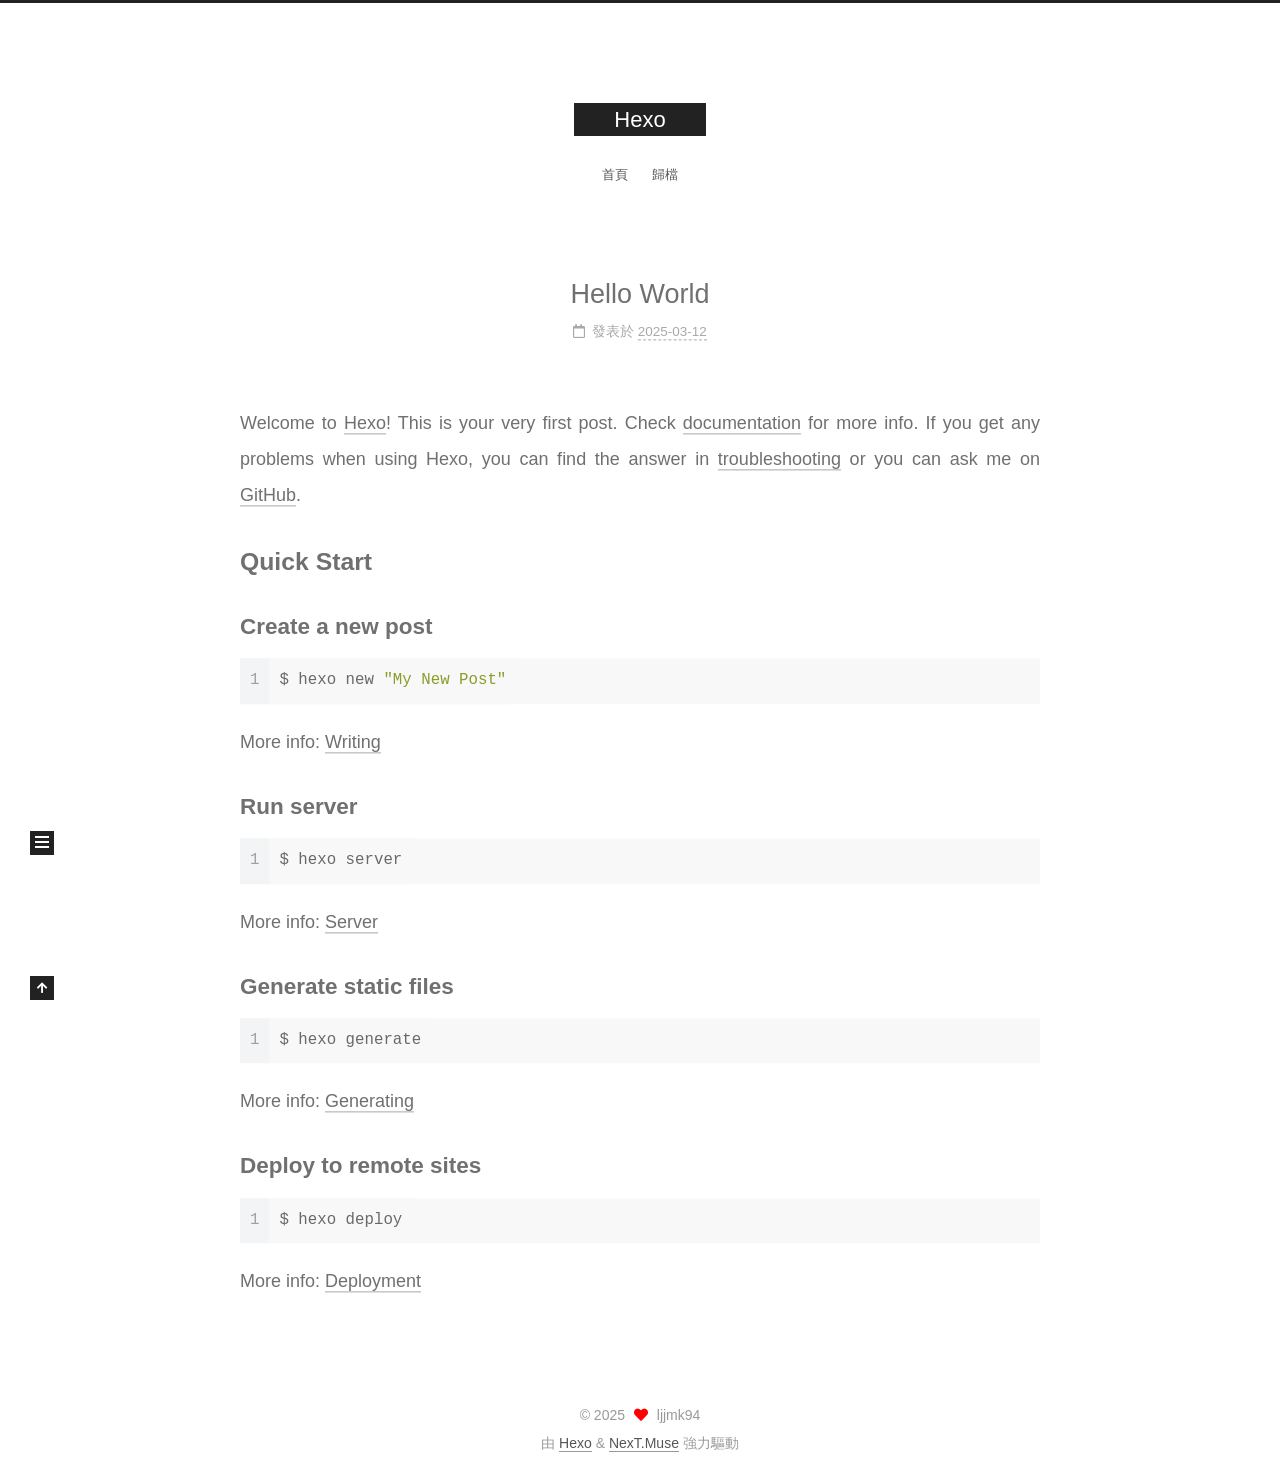
<file: index.html>
<!DOCTYPE html>
<html lang="zh-TW">
<head>
  <meta charset="UTF-8">
<meta name="viewport" content="width=device-width, initial-scale=1, maximum-scale=2">
<meta name="theme-color" content="#222">
<meta name="generator" content="Hexo 7.3.0">
  <link rel="apple-touch-icon" sizes="180x180" href="/images/apple-touch-icon-next.png">
  <link rel="icon" type="image/png" sizes="32x32" href="/images/favicon-32x32-next.png">
  <link rel="icon" type="image/png" sizes="16x16" href="/images/favicon-16x16-next.png">
  <link rel="mask-icon" href="/images/logo.svg" color="#222">

<link rel="stylesheet" href="/css/main.css">


<link rel="stylesheet" href="/lib/font-awesome/css/all.min.css">

<script id="hexo-configurations">
    var NexT = window.NexT || {};
    var CONFIG = {"hostname":"touhou-kiyuhi.github.io","root":"/","scheme":"Muse","version":"7.8.0","exturl":false,"sidebar":{"position":"left","display":"post","padding":18,"offset":12,"onmobile":false},"copycode":{"enable":false,"show_result":false,"style":null},"back2top":{"enable":true,"sidebar":false,"scrollpercent":false},"bookmark":{"enable":false,"color":"#222","save":"auto"},"fancybox":false,"mediumzoom":false,"lazyload":false,"pangu":false,"comments":{"style":"tabs","active":null,"storage":true,"lazyload":false,"nav":null},"algolia":{"hits":{"per_page":10},"labels":{"input_placeholder":"Search for Posts","hits_empty":"We didn't find any results for the search: ${query}","hits_stats":"${hits} results found in ${time} ms"}},"localsearch":{"enable":false,"trigger":"auto","top_n_per_article":1,"unescape":false,"preload":false},"motion":{"enable":true,"async":false,"transition":{"post_block":"fadeIn","post_header":"slideDownIn","post_body":"slideDownIn","coll_header":"slideLeftIn","sidebar":"slideUpIn"}}};
  </script>

  <meta property="og:type" content="website">
<meta property="og:title" content="Hexo">
<meta property="og:url" content="https://touhou-kiyuhi.github.io/index.html">
<meta property="og:site_name" content="Hexo">
<meta property="og:locale" content="zh_TW">
<meta property="article:author" content="ljjmk94">
<meta name="twitter:card" content="summary">

<link rel="canonical" href="https://touhou-kiyuhi.github.io/">


<script id="page-configurations">
  // https://hexo.io/docs/variables.html
  CONFIG.page = {
    sidebar: "",
    isHome : true,
    isPost : false,
    lang   : 'zh-TW'
  };
</script>

  <title>Hexo</title>
  






  <noscript>
  <style>
  .use-motion .brand,
  .use-motion .menu-item,
  .sidebar-inner,
  .use-motion .post-block,
  .use-motion .pagination,
  .use-motion .comments,
  .use-motion .post-header,
  .use-motion .post-body,
  .use-motion .collection-header { opacity: initial; }

  .use-motion .site-title,
  .use-motion .site-subtitle {
    opacity: initial;
    top: initial;
  }

  .use-motion .logo-line-before i { left: initial; }
  .use-motion .logo-line-after i { right: initial; }
  </style>
</noscript>

</head>

<body itemscope itemtype="http://schema.org/WebPage">
  <div class="container use-motion">
    <div class="headband"></div>

    <header class="header" itemscope itemtype="http://schema.org/WPHeader">
      <div class="header-inner"><div class="site-brand-container">
  <div class="site-nav-toggle">
    <div class="toggle" aria-label="切換導航欄">
      <span class="toggle-line toggle-line-first"></span>
      <span class="toggle-line toggle-line-middle"></span>
      <span class="toggle-line toggle-line-last"></span>
    </div>
  </div>

  <div class="site-meta">

    <a href="/" class="brand" rel="start">
      <span class="logo-line-before"><i></i></span>
      <h1 class="site-title">Hexo</h1>
      <span class="logo-line-after"><i></i></span>
    </a>
  </div>

  <div class="site-nav-right">
    <div class="toggle popup-trigger">
    </div>
  </div>
</div>




<nav class="site-nav">
  <ul id="menu" class="main-menu menu">
        <li class="menu-item menu-item-home">

    <a href="/resources" rel="section"><i class="home fa-fw"></i>首頁</a>

  </li>
        <li class="menu-item menu-item-archives">

    <a href="/archives/" rel="section"><i class="archive fa-fw"></i>歸檔</a>

  </li>
  </ul>
</nav>




</div>
    </header>

    
  <div class="back-to-top">
    <i class="fa fa-arrow-up"></i>
    <span>0%</span>
  </div>


    <main class="main">
      <div class="main-inner">
        <div class="content-wrap">
          

          <div class="content index posts-expand">
            
      
  
  
  <article itemscope itemtype="http://schema.org/Article" class="post-block" lang="zh-TW">
    <link itemprop="mainEntityOfPage" href="https://touhou-kiyuhi.github.io/2025/03/12/hello-world/">

    <span hidden itemprop="author" itemscope itemtype="http://schema.org/Person">
      <meta itemprop="image" content="/images/avatar.gif">
      <meta itemprop="name" content="ljjmk94">
      <meta itemprop="description" content="">
    </span>

    <span hidden itemprop="publisher" itemscope itemtype="http://schema.org/Organization">
      <meta itemprop="name" content="Hexo">
    </span>
      <header class="post-header">
        <h2 class="post-title" itemprop="name headline">
          
            <a href="/2025/03/12/hello-world/" class="post-title-link" itemprop="url">Hello World</a>
        </h2>

        <div class="post-meta">
            <span class="post-meta-item">
              <span class="post-meta-item-icon">
                <i class="far fa-calendar"></i>
              </span>
              <span class="post-meta-item-text">發表於</span>
              

              <time title="創建時間：2025-03-12 11:39:05 / 修改時間：12:12:12" itemprop="dateCreated datePublished" datetime="2025-03-12T11:39:05+00:00">2025-03-12</time>
            </span>

          

        </div>
      </header>

    
    
    
    <div class="post-body" itemprop="articleBody">

      
          <p>Welcome to <a target="_blank" rel="noopener" href="https://hexo.io/">Hexo</a>! This is your very first post. Check <a target="_blank" rel="noopener" href="https://hexo.io/docs/">documentation</a> for more info. If you get any problems when using Hexo, you can find the answer in <a target="_blank" rel="noopener" href="https://hexo.io/docs/troubleshooting.html">troubleshooting</a> or you can ask me on <a target="_blank" rel="noopener" href="https://github.com/hexojs/hexo/issues">GitHub</a>.</p>
<h2 id="Quick-Start"><a href="#Quick-Start" class="headerlink" title="Quick Start"></a>Quick Start</h2><h3 id="Create-a-new-post"><a href="#Create-a-new-post" class="headerlink" title="Create a new post"></a>Create a new post</h3><figure class="highlight bash"><table><tr><td class="gutter"><pre><span class="line">1</span><br></pre></td><td class="code"><pre><span class="line">$ hexo new <span class="string">&quot;My New Post&quot;</span></span><br></pre></td></tr></table></figure>

<p>More info: <a target="_blank" rel="noopener" href="https://hexo.io/docs/writing.html">Writing</a></p>
<h3 id="Run-server"><a href="#Run-server" class="headerlink" title="Run server"></a>Run server</h3><figure class="highlight bash"><table><tr><td class="gutter"><pre><span class="line">1</span><br></pre></td><td class="code"><pre><span class="line">$ hexo server</span><br></pre></td></tr></table></figure>

<p>More info: <a target="_blank" rel="noopener" href="https://hexo.io/docs/server.html">Server</a></p>
<h3 id="Generate-static-files"><a href="#Generate-static-files" class="headerlink" title="Generate static files"></a>Generate static files</h3><figure class="highlight bash"><table><tr><td class="gutter"><pre><span class="line">1</span><br></pre></td><td class="code"><pre><span class="line">$ hexo generate</span><br></pre></td></tr></table></figure>

<p>More info: <a target="_blank" rel="noopener" href="https://hexo.io/docs/generating.html">Generating</a></p>
<h3 id="Deploy-to-remote-sites"><a href="#Deploy-to-remote-sites" class="headerlink" title="Deploy to remote sites"></a>Deploy to remote sites</h3><figure class="highlight bash"><table><tr><td class="gutter"><pre><span class="line">1</span><br></pre></td><td class="code"><pre><span class="line">$ hexo deploy</span><br></pre></td></tr></table></figure>

<p>More info: <a target="_blank" rel="noopener" href="https://hexo.io/docs/one-command-deployment.html">Deployment</a></p>

      
    </div>

    
    
    
      <footer class="post-footer">
        <div class="post-eof"></div>
      </footer>
  </article>
  
  
  


  



          </div>
          

<script>
  window.addEventListener('tabs:register', () => {
    let { activeClass } = CONFIG.comments;
    if (CONFIG.comments.storage) {
      activeClass = localStorage.getItem('comments_active') || activeClass;
    }
    if (activeClass) {
      let activeTab = document.querySelector(`a[href="#comment-${activeClass}"]`);
      if (activeTab) {
        activeTab.click();
      }
    }
  });
  if (CONFIG.comments.storage) {
    window.addEventListener('tabs:click', event => {
      if (!event.target.matches('.tabs-comment .tab-content .tab-pane')) return;
      let commentClass = event.target.classList[1];
      localStorage.setItem('comments_active', commentClass);
    });
  }
</script>

        </div>
          
  
  <div class="toggle sidebar-toggle">
    <span class="toggle-line toggle-line-first"></span>
    <span class="toggle-line toggle-line-middle"></span>
    <span class="toggle-line toggle-line-last"></span>
  </div>

  <aside class="sidebar">
    <div class="sidebar-inner">

      <ul class="sidebar-nav motion-element">
        <li class="sidebar-nav-toc">
          文章目錄
        </li>
        <li class="sidebar-nav-overview">
          本站概要
        </li>
      </ul>

      <!--noindex-->
      <div class="post-toc-wrap sidebar-panel">
      </div>
      <!--/noindex-->

      <div class="site-overview-wrap sidebar-panel">
        <div class="site-author motion-element" itemprop="author" itemscope itemtype="http://schema.org/Person">
  <p class="site-author-name" itemprop="name">ljjmk94</p>
  <div class="site-description" itemprop="description"></div>
</div>
<div class="site-state-wrap motion-element">
  <nav class="site-state">
      <div class="site-state-item site-state-posts">
          <a href="/archives/">
        
          <span class="site-state-item-count">1</span>
          <span class="site-state-item-name">文章</span>
        </a>
      </div>
  </nav>
</div>



      </div>

    </div>
  </aside>
  <div id="sidebar-dimmer"></div>


      </div>
    </main>

    <footer class="footer">
      <div class="footer-inner">
        

        

<div class="copyright">
  
  &copy; 
  <span itemprop="copyrightYear">2025</span>
  <span class="with-love">
    <i class="fa fa-heart"></i>
  </span>
  <span class="author" itemprop="copyrightHolder">ljjmk94</span>
</div>
  <div class="powered-by">由 <a href="https://hexo.io/" class="theme-link" rel="noopener" target="_blank">Hexo</a> & <a href="https://muse.theme-next.org/" class="theme-link" rel="noopener" target="_blank">NexT.Muse</a> 強力驅動
  </div>

        








      </div>
    </footer>
  </div>

  
  <script src="/lib/anime.min.js"></script>
  <script src="/lib/velocity/velocity.min.js"></script>
  <script src="/lib/velocity/velocity.ui.min.js"></script>

<script src="/js/utils.js"></script>

<script src="/js/motion.js"></script>


<script src="/js/schemes/muse.js"></script>


<script src="/js/next-boot.js"></script>




  















  

  

</body>
</html>
</file>
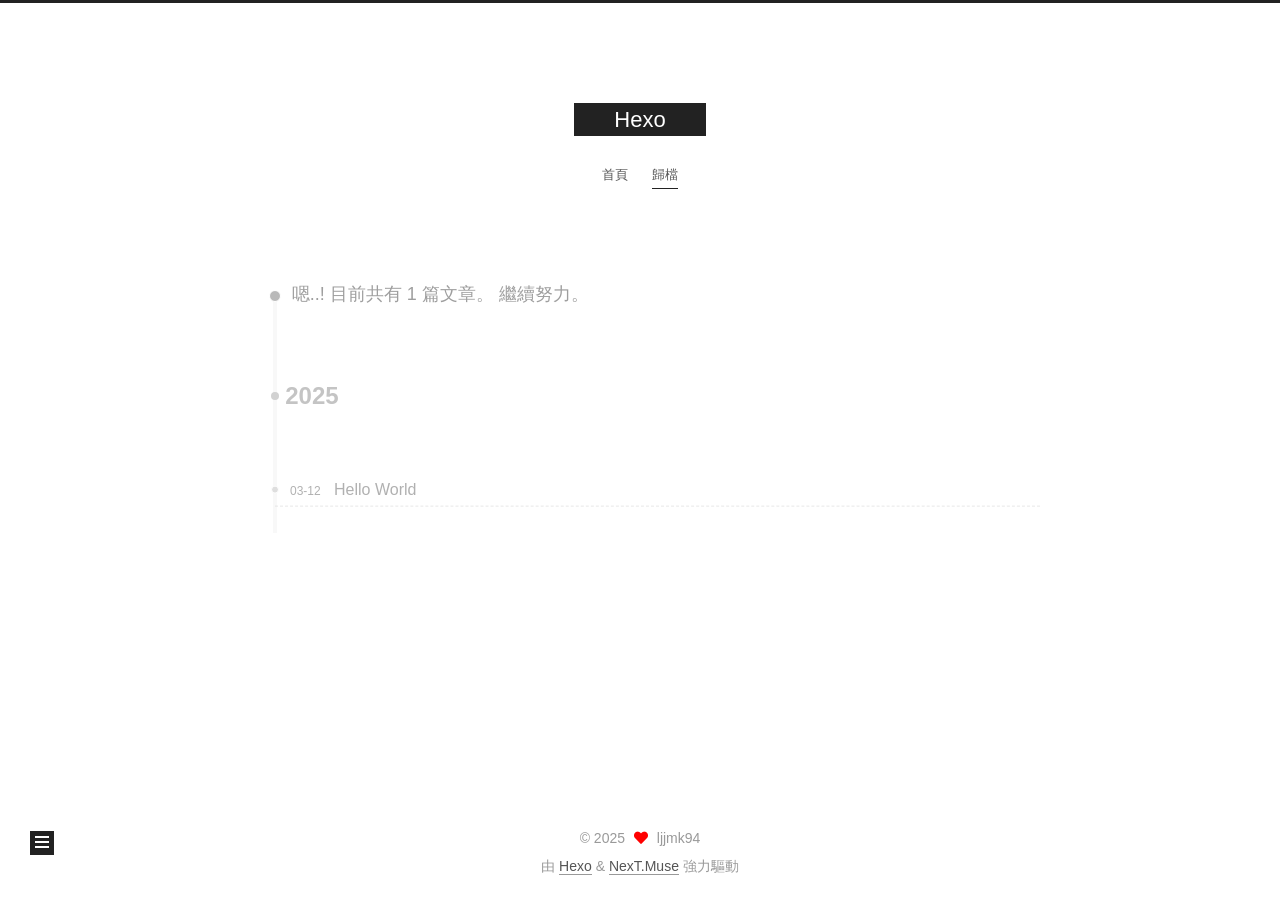
<file: archives/index.html>
<!DOCTYPE html>
<html lang="zh-TW">
<head>
  <meta charset="UTF-8">
<meta name="viewport" content="width=device-width, initial-scale=1, maximum-scale=2">
<meta name="theme-color" content="#222">
<meta name="generator" content="Hexo 7.3.0">
  <link rel="apple-touch-icon" sizes="180x180" href="/images/apple-touch-icon-next.png">
  <link rel="icon" type="image/png" sizes="32x32" href="/images/favicon-32x32-next.png">
  <link rel="icon" type="image/png" sizes="16x16" href="/images/favicon-16x16-next.png">
  <link rel="mask-icon" href="/images/logo.svg" color="#222">

<link rel="stylesheet" href="/css/main.css">


<link rel="stylesheet" href="/lib/font-awesome/css/all.min.css">

<script id="hexo-configurations">
    var NexT = window.NexT || {};
    var CONFIG = {"hostname":"touhou-kiyuhi.github.io","root":"/","scheme":"Muse","version":"7.8.0","exturl":false,"sidebar":{"position":"left","display":"post","padding":18,"offset":12,"onmobile":false},"copycode":{"enable":false,"show_result":false,"style":null},"back2top":{"enable":true,"sidebar":false,"scrollpercent":false},"bookmark":{"enable":false,"color":"#222","save":"auto"},"fancybox":false,"mediumzoom":false,"lazyload":false,"pangu":false,"comments":{"style":"tabs","active":null,"storage":true,"lazyload":false,"nav":null},"algolia":{"hits":{"per_page":10},"labels":{"input_placeholder":"Search for Posts","hits_empty":"We didn't find any results for the search: ${query}","hits_stats":"${hits} results found in ${time} ms"}},"localsearch":{"enable":false,"trigger":"auto","top_n_per_article":1,"unescape":false,"preload":false},"motion":{"enable":true,"async":false,"transition":{"post_block":"fadeIn","post_header":"slideDownIn","post_body":"slideDownIn","coll_header":"slideLeftIn","sidebar":"slideUpIn"}}};
  </script>

  <meta property="og:type" content="website">
<meta property="og:title" content="Hexo">
<meta property="og:url" content="https://touhou-kiyuhi.github.io/archives/index.html">
<meta property="og:site_name" content="Hexo">
<meta property="og:locale" content="zh_TW">
<meta property="article:author" content="ljjmk94">
<meta name="twitter:card" content="summary">

<link rel="canonical" href="https://touhou-kiyuhi.github.io/archives/">


<script id="page-configurations">
  // https://hexo.io/docs/variables.html
  CONFIG.page = {
    sidebar: "",
    isHome : false,
    isPost : false,
    lang   : 'zh-TW'
  };
</script>

  <title>歸檔 | Hexo</title>
  






  <noscript>
  <style>
  .use-motion .brand,
  .use-motion .menu-item,
  .sidebar-inner,
  .use-motion .post-block,
  .use-motion .pagination,
  .use-motion .comments,
  .use-motion .post-header,
  .use-motion .post-body,
  .use-motion .collection-header { opacity: initial; }

  .use-motion .site-title,
  .use-motion .site-subtitle {
    opacity: initial;
    top: initial;
  }

  .use-motion .logo-line-before i { left: initial; }
  .use-motion .logo-line-after i { right: initial; }
  </style>
</noscript>

</head>

<body itemscope itemtype="http://schema.org/WebPage">
  <div class="container use-motion">
    <div class="headband"></div>

    <header class="header" itemscope itemtype="http://schema.org/WPHeader">
      <div class="header-inner"><div class="site-brand-container">
  <div class="site-nav-toggle">
    <div class="toggle" aria-label="切換導航欄">
      <span class="toggle-line toggle-line-first"></span>
      <span class="toggle-line toggle-line-middle"></span>
      <span class="toggle-line toggle-line-last"></span>
    </div>
  </div>

  <div class="site-meta">

    <a href="/" class="brand" rel="start">
      <span class="logo-line-before"><i></i></span>
      <h1 class="site-title">Hexo</h1>
      <span class="logo-line-after"><i></i></span>
    </a>
  </div>

  <div class="site-nav-right">
    <div class="toggle popup-trigger">
    </div>
  </div>
</div>




<nav class="site-nav">
  <ul id="menu" class="main-menu menu">
        <li class="menu-item menu-item-home">

    <a href="/resources" rel="section"><i class="home fa-fw"></i>首頁</a>

  </li>
        <li class="menu-item menu-item-archives">

    <a href="/archives/" rel="section"><i class="archive fa-fw"></i>歸檔</a>

  </li>
  </ul>
</nav>




</div>
    </header>

    
  <div class="back-to-top">
    <i class="fa fa-arrow-up"></i>
    <span>0%</span>
  </div>


    <main class="main">
      <div class="main-inner">
        <div class="content-wrap">
          

          <div class="content archive">
            

  
  
  
  <div class="post-block">
    <div class="posts-collapse">
      <div class="collection-title">
        <span class="collection-header">嗯..! 目前共有 1 篇文章。 繼續努力。</span>
      </div>

      
    <div class="collection-year">
      <span class="collection-header">2025</span>
    </div>

  <article itemscope itemtype="http://schema.org/Article">
    <header class="post-header">

      <div class="post-meta">
        <time itemprop="dateCreated"
              datetime="2025-03-12T11:39:05+00:00"
              content="2025-03-12">
          03-12
        </time>
      </div>

      <div class="post-title">
          <a class="post-title-link" href="/2025/03/12/hello-world/" itemprop="url">
            <span itemprop="name">Hello World</span>
          </a>
      </div>

    </header>
  </article>


    </div>
  </div>
  
  
  

  



          </div>
          

<script>
  window.addEventListener('tabs:register', () => {
    let { activeClass } = CONFIG.comments;
    if (CONFIG.comments.storage) {
      activeClass = localStorage.getItem('comments_active') || activeClass;
    }
    if (activeClass) {
      let activeTab = document.querySelector(`a[href="#comment-${activeClass}"]`);
      if (activeTab) {
        activeTab.click();
      }
    }
  });
  if (CONFIG.comments.storage) {
    window.addEventListener('tabs:click', event => {
      if (!event.target.matches('.tabs-comment .tab-content .tab-pane')) return;
      let commentClass = event.target.classList[1];
      localStorage.setItem('comments_active', commentClass);
    });
  }
</script>

        </div>
          
  
  <div class="toggle sidebar-toggle">
    <span class="toggle-line toggle-line-first"></span>
    <span class="toggle-line toggle-line-middle"></span>
    <span class="toggle-line toggle-line-last"></span>
  </div>

  <aside class="sidebar">
    <div class="sidebar-inner">

      <ul class="sidebar-nav motion-element">
        <li class="sidebar-nav-toc">
          文章目錄
        </li>
        <li class="sidebar-nav-overview">
          本站概要
        </li>
      </ul>

      <!--noindex-->
      <div class="post-toc-wrap sidebar-panel">
      </div>
      <!--/noindex-->

      <div class="site-overview-wrap sidebar-panel">
        <div class="site-author motion-element" itemprop="author" itemscope itemtype="http://schema.org/Person">
  <p class="site-author-name" itemprop="name">ljjmk94</p>
  <div class="site-description" itemprop="description"></div>
</div>
<div class="site-state-wrap motion-element">
  <nav class="site-state">
      <div class="site-state-item site-state-posts">
          <a href="/archives/">
        
          <span class="site-state-item-count">1</span>
          <span class="site-state-item-name">文章</span>
        </a>
      </div>
  </nav>
</div>



      </div>

    </div>
  </aside>
  <div id="sidebar-dimmer"></div>


      </div>
    </main>

    <footer class="footer">
      <div class="footer-inner">
        

        

<div class="copyright">
  
  &copy; 
  <span itemprop="copyrightYear">2025</span>
  <span class="with-love">
    <i class="fa fa-heart"></i>
  </span>
  <span class="author" itemprop="copyrightHolder">ljjmk94</span>
</div>
  <div class="powered-by">由 <a href="https://hexo.io/" class="theme-link" rel="noopener" target="_blank">Hexo</a> & <a href="https://muse.theme-next.org/" class="theme-link" rel="noopener" target="_blank">NexT.Muse</a> 強力驅動
  </div>

        








      </div>
    </footer>
  </div>

  
  <script src="/lib/anime.min.js"></script>
  <script src="/lib/velocity/velocity.min.js"></script>
  <script src="/lib/velocity/velocity.ui.min.js"></script>

<script src="/js/utils.js"></script>

<script src="/js/motion.js"></script>


<script src="/js/schemes/muse.js"></script>


<script src="/js/next-boot.js"></script>




  















  

  

</body>
</html>
</file>
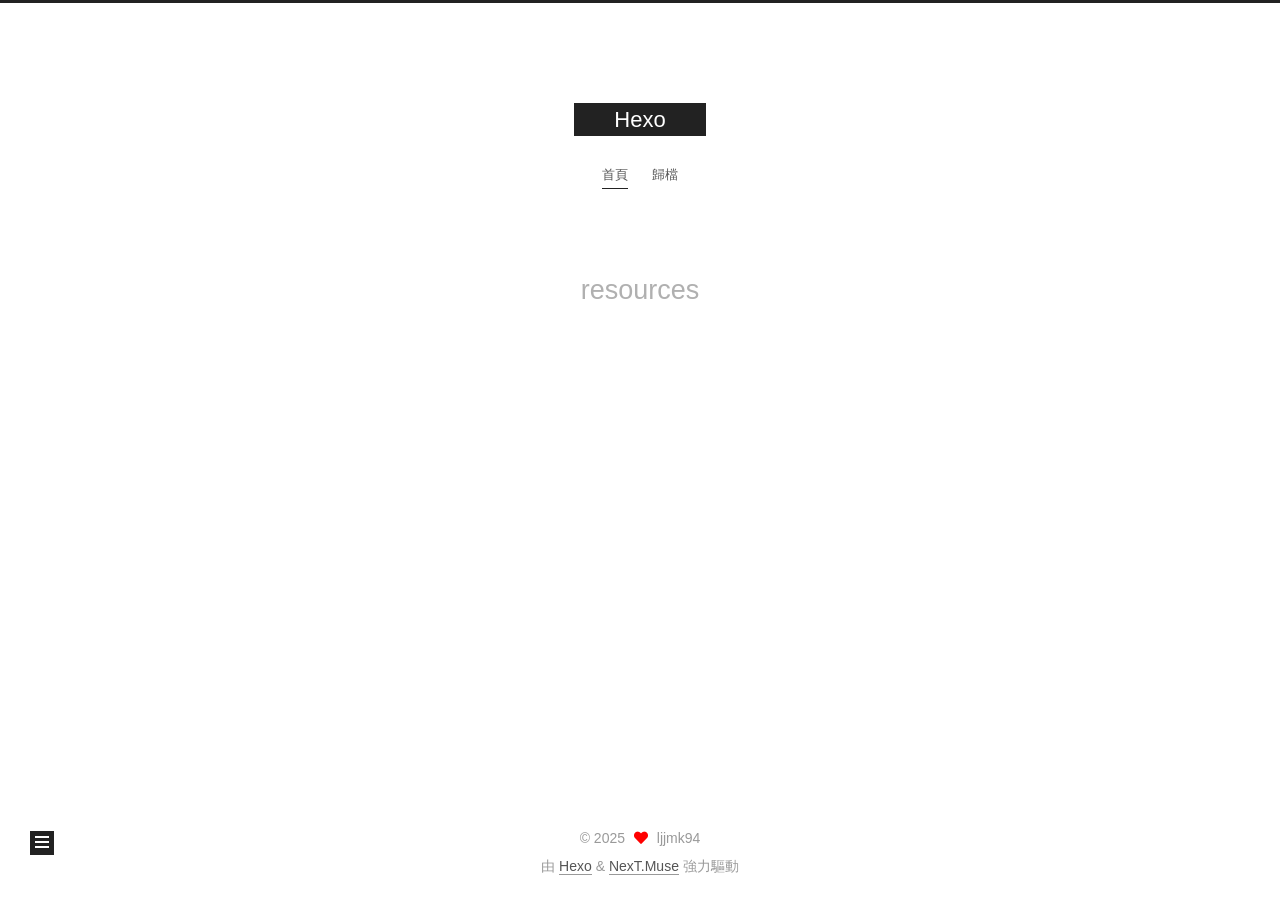
<file: resources/index.html>
<!DOCTYPE html>
<html lang="zh-TW">
<head>
  <meta charset="UTF-8">
<meta name="viewport" content="width=device-width, initial-scale=1, maximum-scale=2">
<meta name="theme-color" content="#222">
<meta name="generator" content="Hexo 7.3.0">
  <link rel="apple-touch-icon" sizes="180x180" href="/images/apple-touch-icon-next.png">
  <link rel="icon" type="image/png" sizes="32x32" href="/images/favicon-32x32-next.png">
  <link rel="icon" type="image/png" sizes="16x16" href="/images/favicon-16x16-next.png">
  <link rel="mask-icon" href="/images/logo.svg" color="#222">

<link rel="stylesheet" href="/css/main.css">


<link rel="stylesheet" href="/lib/font-awesome/css/all.min.css">

<script id="hexo-configurations">
    var NexT = window.NexT || {};
    var CONFIG = {"hostname":"touhou-kiyuhi.github.io","root":"/","scheme":"Muse","version":"7.8.0","exturl":false,"sidebar":{"position":"left","display":"post","padding":18,"offset":12,"onmobile":false},"copycode":{"enable":false,"show_result":false,"style":null},"back2top":{"enable":true,"sidebar":false,"scrollpercent":false},"bookmark":{"enable":false,"color":"#222","save":"auto"},"fancybox":false,"mediumzoom":false,"lazyload":false,"pangu":false,"comments":{"style":"tabs","active":null,"storage":true,"lazyload":false,"nav":null},"algolia":{"hits":{"per_page":10},"labels":{"input_placeholder":"Search for Posts","hits_empty":"We didn't find any results for the search: ${query}","hits_stats":"${hits} results found in ${time} ms"}},"localsearch":{"enable":false,"trigger":"auto","top_n_per_article":1,"unescape":false,"preload":false},"motion":{"enable":true,"async":false,"transition":{"post_block":"fadeIn","post_header":"slideDownIn","post_body":"slideDownIn","coll_header":"slideLeftIn","sidebar":"slideUpIn"}}};
  </script>

  <meta property="og:type" content="website">
<meta property="og:title" content="resources">
<meta property="og:url" content="https://touhou-kiyuhi.github.io/resources/index.html">
<meta property="og:site_name" content="Hexo">
<meta property="og:locale" content="zh_TW">
<meta property="article:published_time" content="2025-03-12T12:12:25.000Z">
<meta property="article:modified_time" content="2025-03-12T12:13:07.121Z">
<meta property="article:author" content="ljjmk94">
<meta name="twitter:card" content="summary">

<link rel="canonical" href="https://touhou-kiyuhi.github.io/resources/">


<script id="page-configurations">
  // https://hexo.io/docs/variables.html
  CONFIG.page = {
    sidebar: "",
    isHome : false,
    isPost : false,
    lang   : 'zh-TW'
  };
</script>

  <title>resources | Hexo
</title>
  






  <noscript>
  <style>
  .use-motion .brand,
  .use-motion .menu-item,
  .sidebar-inner,
  .use-motion .post-block,
  .use-motion .pagination,
  .use-motion .comments,
  .use-motion .post-header,
  .use-motion .post-body,
  .use-motion .collection-header { opacity: initial; }

  .use-motion .site-title,
  .use-motion .site-subtitle {
    opacity: initial;
    top: initial;
  }

  .use-motion .logo-line-before i { left: initial; }
  .use-motion .logo-line-after i { right: initial; }
  </style>
</noscript>

</head>

<body itemscope itemtype="http://schema.org/WebPage">
  <div class="container use-motion">
    <div class="headband"></div>

    <header class="header" itemscope itemtype="http://schema.org/WPHeader">
      <div class="header-inner"><div class="site-brand-container">
  <div class="site-nav-toggle">
    <div class="toggle" aria-label="切換導航欄">
      <span class="toggle-line toggle-line-first"></span>
      <span class="toggle-line toggle-line-middle"></span>
      <span class="toggle-line toggle-line-last"></span>
    </div>
  </div>

  <div class="site-meta">

    <a href="/" class="brand" rel="start">
      <span class="logo-line-before"><i></i></span>
      <h1 class="site-title">Hexo</h1>
      <span class="logo-line-after"><i></i></span>
    </a>
  </div>

  <div class="site-nav-right">
    <div class="toggle popup-trigger">
    </div>
  </div>
</div>




<nav class="site-nav">
  <ul id="menu" class="main-menu menu">
        <li class="menu-item menu-item-home">

    <a href="/resources" rel="section"><i class="home fa-fw"></i>首頁</a>

  </li>
        <li class="menu-item menu-item-archives">

    <a href="/archives/" rel="section"><i class="archive fa-fw"></i>歸檔</a>

  </li>
  </ul>
</nav>




</div>
    </header>

    
  <div class="back-to-top">
    <i class="fa fa-arrow-up"></i>
    <span>0%</span>
  </div>


    <main class="main">
      <div class="main-inner">
        <div class="content-wrap">
          
  
  

          <div class="content page posts-expand">
            

    
    
    
    <div class="post-block" lang="zh-TW">
      <header class="post-header">

<h1 class="post-title" itemprop="name headline">resources
</h1>

<div class="post-meta">
  

</div>

</header>

      
      
      
      <div class="post-body">
          
      </div>
      
      
      
    </div>
    

    
    
    


          </div>
          

<script>
  window.addEventListener('tabs:register', () => {
    let { activeClass } = CONFIG.comments;
    if (CONFIG.comments.storage) {
      activeClass = localStorage.getItem('comments_active') || activeClass;
    }
    if (activeClass) {
      let activeTab = document.querySelector(`a[href="#comment-${activeClass}"]`);
      if (activeTab) {
        activeTab.click();
      }
    }
  });
  if (CONFIG.comments.storage) {
    window.addEventListener('tabs:click', event => {
      if (!event.target.matches('.tabs-comment .tab-content .tab-pane')) return;
      let commentClass = event.target.classList[1];
      localStorage.setItem('comments_active', commentClass);
    });
  }
</script>

        </div>
          
  
  <div class="toggle sidebar-toggle">
    <span class="toggle-line toggle-line-first"></span>
    <span class="toggle-line toggle-line-middle"></span>
    <span class="toggle-line toggle-line-last"></span>
  </div>

  <aside class="sidebar">
    <div class="sidebar-inner">

      <ul class="sidebar-nav motion-element">
        <li class="sidebar-nav-toc">
          文章目錄
        </li>
        <li class="sidebar-nav-overview">
          本站概要
        </li>
      </ul>

      <!--noindex-->
      <div class="post-toc-wrap sidebar-panel">
      </div>
      <!--/noindex-->

      <div class="site-overview-wrap sidebar-panel">
        <div class="site-author motion-element" itemprop="author" itemscope itemtype="http://schema.org/Person">
  <p class="site-author-name" itemprop="name">ljjmk94</p>
  <div class="site-description" itemprop="description"></div>
</div>
<div class="site-state-wrap motion-element">
  <nav class="site-state">
      <div class="site-state-item site-state-posts">
          <a href="/archives/">
        
          <span class="site-state-item-count">1</span>
          <span class="site-state-item-name">文章</span>
        </a>
      </div>
  </nav>
</div>



      </div>

    </div>
  </aside>
  <div id="sidebar-dimmer"></div>


      </div>
    </main>

    <footer class="footer">
      <div class="footer-inner">
        

        

<div class="copyright">
  
  &copy; 
  <span itemprop="copyrightYear">2025</span>
  <span class="with-love">
    <i class="fa fa-heart"></i>
  </span>
  <span class="author" itemprop="copyrightHolder">ljjmk94</span>
</div>
  <div class="powered-by">由 <a href="https://hexo.io/" class="theme-link" rel="noopener" target="_blank">Hexo</a> & <a href="https://muse.theme-next.org/" class="theme-link" rel="noopener" target="_blank">NexT.Muse</a> 強力驅動
  </div>

        








      </div>
    </footer>
  </div>

  
  <script src="/lib/anime.min.js"></script>
  <script src="/lib/velocity/velocity.min.js"></script>
  <script src="/lib/velocity/velocity.ui.min.js"></script>

<script src="/js/utils.js"></script>

<script src="/js/motion.js"></script>


<script src="/js/schemes/muse.js"></script>


<script src="/js/next-boot.js"></script>




  















  

  

</body>
</html>
</file>
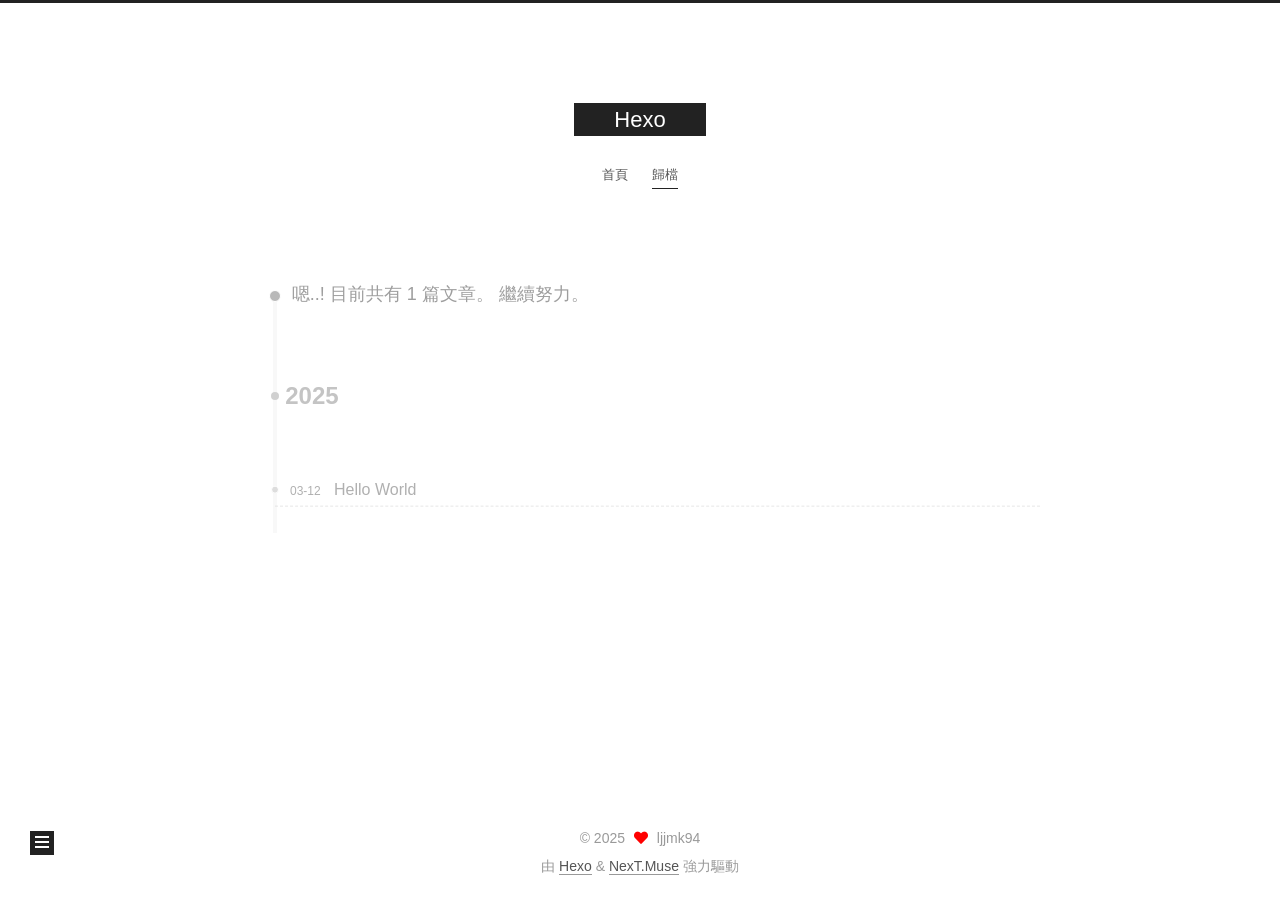
<file: archives/2025/index.html>
<!DOCTYPE html>
<html lang="zh-TW">
<head>
  <meta charset="UTF-8">
<meta name="viewport" content="width=device-width, initial-scale=1, maximum-scale=2">
<meta name="theme-color" content="#222">
<meta name="generator" content="Hexo 7.3.0">
  <link rel="apple-touch-icon" sizes="180x180" href="/images/apple-touch-icon-next.png">
  <link rel="icon" type="image/png" sizes="32x32" href="/images/favicon-32x32-next.png">
  <link rel="icon" type="image/png" sizes="16x16" href="/images/favicon-16x16-next.png">
  <link rel="mask-icon" href="/images/logo.svg" color="#222">

<link rel="stylesheet" href="/css/main.css">


<link rel="stylesheet" href="/lib/font-awesome/css/all.min.css">

<script id="hexo-configurations">
    var NexT = window.NexT || {};
    var CONFIG = {"hostname":"touhou-kiyuhi.github.io","root":"/","scheme":"Muse","version":"7.8.0","exturl":false,"sidebar":{"position":"left","display":"post","padding":18,"offset":12,"onmobile":false},"copycode":{"enable":false,"show_result":false,"style":null},"back2top":{"enable":true,"sidebar":false,"scrollpercent":false},"bookmark":{"enable":false,"color":"#222","save":"auto"},"fancybox":false,"mediumzoom":false,"lazyload":false,"pangu":false,"comments":{"style":"tabs","active":null,"storage":true,"lazyload":false,"nav":null},"algolia":{"hits":{"per_page":10},"labels":{"input_placeholder":"Search for Posts","hits_empty":"We didn't find any results for the search: ${query}","hits_stats":"${hits} results found in ${time} ms"}},"localsearch":{"enable":false,"trigger":"auto","top_n_per_article":1,"unescape":false,"preload":false},"motion":{"enable":true,"async":false,"transition":{"post_block":"fadeIn","post_header":"slideDownIn","post_body":"slideDownIn","coll_header":"slideLeftIn","sidebar":"slideUpIn"}}};
  </script>

  <meta property="og:type" content="website">
<meta property="og:title" content="Hexo">
<meta property="og:url" content="https://touhou-kiyuhi.github.io/archives/2025/index.html">
<meta property="og:site_name" content="Hexo">
<meta property="og:locale" content="zh_TW">
<meta property="article:author" content="ljjmk94">
<meta name="twitter:card" content="summary">

<link rel="canonical" href="https://touhou-kiyuhi.github.io/archives/2025/">


<script id="page-configurations">
  // https://hexo.io/docs/variables.html
  CONFIG.page = {
    sidebar: "",
    isHome : false,
    isPost : false,
    lang   : 'zh-TW'
  };
</script>

  <title>歸檔 | Hexo</title>
  






  <noscript>
  <style>
  .use-motion .brand,
  .use-motion .menu-item,
  .sidebar-inner,
  .use-motion .post-block,
  .use-motion .pagination,
  .use-motion .comments,
  .use-motion .post-header,
  .use-motion .post-body,
  .use-motion .collection-header { opacity: initial; }

  .use-motion .site-title,
  .use-motion .site-subtitle {
    opacity: initial;
    top: initial;
  }

  .use-motion .logo-line-before i { left: initial; }
  .use-motion .logo-line-after i { right: initial; }
  </style>
</noscript>

</head>

<body itemscope itemtype="http://schema.org/WebPage">
  <div class="container use-motion">
    <div class="headband"></div>

    <header class="header" itemscope itemtype="http://schema.org/WPHeader">
      <div class="header-inner"><div class="site-brand-container">
  <div class="site-nav-toggle">
    <div class="toggle" aria-label="切換導航欄">
      <span class="toggle-line toggle-line-first"></span>
      <span class="toggle-line toggle-line-middle"></span>
      <span class="toggle-line toggle-line-last"></span>
    </div>
  </div>

  <div class="site-meta">

    <a href="/" class="brand" rel="start">
      <span class="logo-line-before"><i></i></span>
      <h1 class="site-title">Hexo</h1>
      <span class="logo-line-after"><i></i></span>
    </a>
  </div>

  <div class="site-nav-right">
    <div class="toggle popup-trigger">
    </div>
  </div>
</div>




<nav class="site-nav">
  <ul id="menu" class="main-menu menu">
        <li class="menu-item menu-item-home">

    <a href="/resources" rel="section"><i class="home fa-fw"></i>首頁</a>

  </li>
        <li class="menu-item menu-item-archives">

    <a href="/archives/" rel="section"><i class="archive fa-fw"></i>歸檔</a>

  </li>
  </ul>
</nav>




</div>
    </header>

    
  <div class="back-to-top">
    <i class="fa fa-arrow-up"></i>
    <span>0%</span>
  </div>


    <main class="main">
      <div class="main-inner">
        <div class="content-wrap">
          

          <div class="content archive">
            

  
  
  
  <div class="post-block">
    <div class="posts-collapse">
      <div class="collection-title">
        <span class="collection-header">嗯..! 目前共有 1 篇文章。 繼續努力。</span>
      </div>

      
    <div class="collection-year">
      <span class="collection-header">2025</span>
    </div>

  <article itemscope itemtype="http://schema.org/Article">
    <header class="post-header">

      <div class="post-meta">
        <time itemprop="dateCreated"
              datetime="2025-03-12T11:39:05+00:00"
              content="2025-03-12">
          03-12
        </time>
      </div>

      <div class="post-title">
          <a class="post-title-link" href="/2025/03/12/hello-world/" itemprop="url">
            <span itemprop="name">Hello World</span>
          </a>
      </div>

    </header>
  </article>


    </div>
  </div>
  
  
  

  



          </div>
          

<script>
  window.addEventListener('tabs:register', () => {
    let { activeClass } = CONFIG.comments;
    if (CONFIG.comments.storage) {
      activeClass = localStorage.getItem('comments_active') || activeClass;
    }
    if (activeClass) {
      let activeTab = document.querySelector(`a[href="#comment-${activeClass}"]`);
      if (activeTab) {
        activeTab.click();
      }
    }
  });
  if (CONFIG.comments.storage) {
    window.addEventListener('tabs:click', event => {
      if (!event.target.matches('.tabs-comment .tab-content .tab-pane')) return;
      let commentClass = event.target.classList[1];
      localStorage.setItem('comments_active', commentClass);
    });
  }
</script>

        </div>
          
  
  <div class="toggle sidebar-toggle">
    <span class="toggle-line toggle-line-first"></span>
    <span class="toggle-line toggle-line-middle"></span>
    <span class="toggle-line toggle-line-last"></span>
  </div>

  <aside class="sidebar">
    <div class="sidebar-inner">

      <ul class="sidebar-nav motion-element">
        <li class="sidebar-nav-toc">
          文章目錄
        </li>
        <li class="sidebar-nav-overview">
          本站概要
        </li>
      </ul>

      <!--noindex-->
      <div class="post-toc-wrap sidebar-panel">
      </div>
      <!--/noindex-->

      <div class="site-overview-wrap sidebar-panel">
        <div class="site-author motion-element" itemprop="author" itemscope itemtype="http://schema.org/Person">
  <p class="site-author-name" itemprop="name">ljjmk94</p>
  <div class="site-description" itemprop="description"></div>
</div>
<div class="site-state-wrap motion-element">
  <nav class="site-state">
      <div class="site-state-item site-state-posts">
          <a href="/archives/">
        
          <span class="site-state-item-count">1</span>
          <span class="site-state-item-name">文章</span>
        </a>
      </div>
  </nav>
</div>



      </div>

    </div>
  </aside>
  <div id="sidebar-dimmer"></div>


      </div>
    </main>

    <footer class="footer">
      <div class="footer-inner">
        

        

<div class="copyright">
  
  &copy; 
  <span itemprop="copyrightYear">2025</span>
  <span class="with-love">
    <i class="fa fa-heart"></i>
  </span>
  <span class="author" itemprop="copyrightHolder">ljjmk94</span>
</div>
  <div class="powered-by">由 <a href="https://hexo.io/" class="theme-link" rel="noopener" target="_blank">Hexo</a> & <a href="https://muse.theme-next.org/" class="theme-link" rel="noopener" target="_blank">NexT.Muse</a> 強力驅動
  </div>

        








      </div>
    </footer>
  </div>

  
  <script src="/lib/anime.min.js"></script>
  <script src="/lib/velocity/velocity.min.js"></script>
  <script src="/lib/velocity/velocity.ui.min.js"></script>

<script src="/js/utils.js"></script>

<script src="/js/motion.js"></script>


<script src="/js/schemes/muse.js"></script>


<script src="/js/next-boot.js"></script>




  















  

  

</body>
</html>
</file>
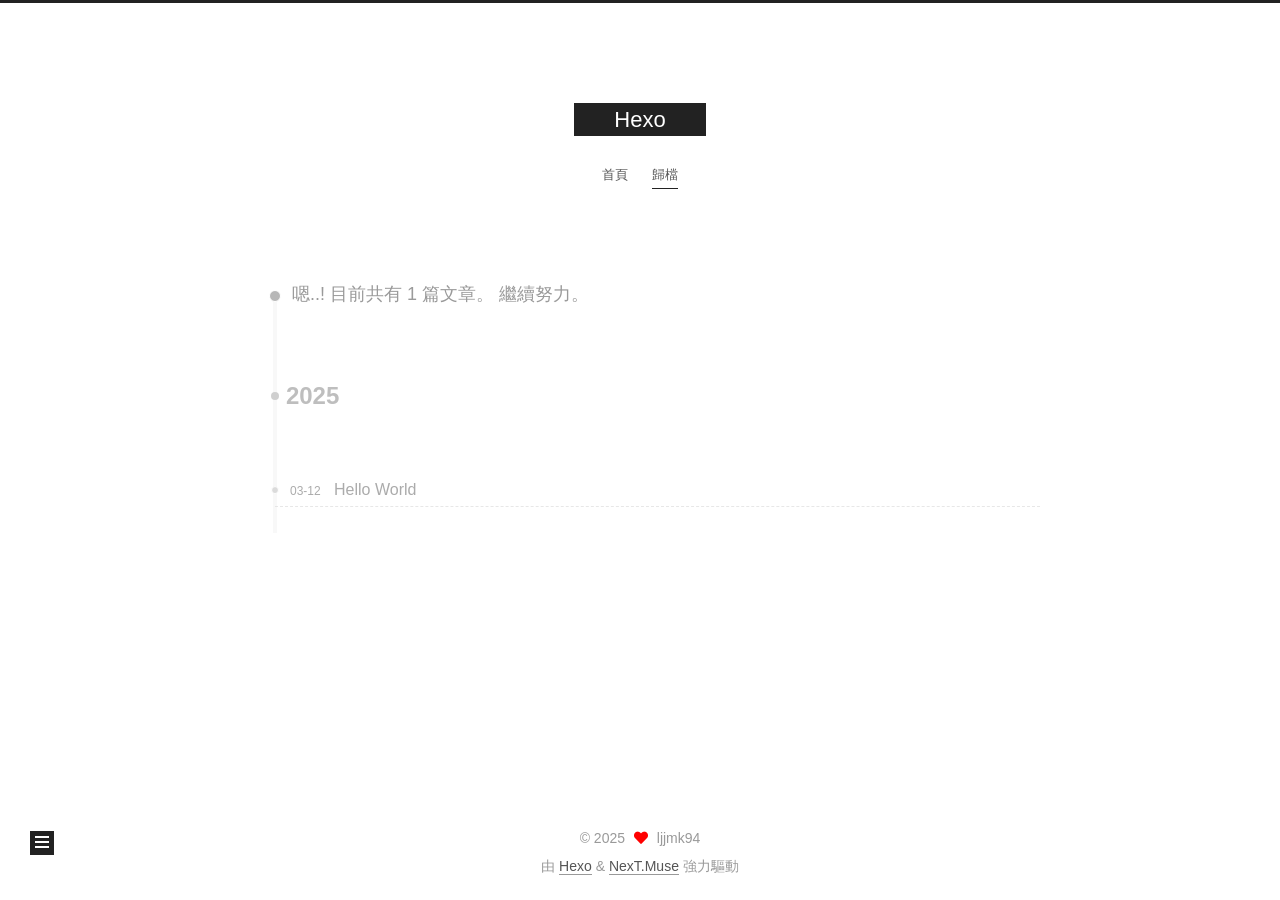
<file: archives/2025/03/index.html>
<!DOCTYPE html>
<html lang="zh-TW">
<head>
  <meta charset="UTF-8">
<meta name="viewport" content="width=device-width, initial-scale=1, maximum-scale=2">
<meta name="theme-color" content="#222">
<meta name="generator" content="Hexo 7.3.0">
  <link rel="apple-touch-icon" sizes="180x180" href="/images/apple-touch-icon-next.png">
  <link rel="icon" type="image/png" sizes="32x32" href="/images/favicon-32x32-next.png">
  <link rel="icon" type="image/png" sizes="16x16" href="/images/favicon-16x16-next.png">
  <link rel="mask-icon" href="/images/logo.svg" color="#222">

<link rel="stylesheet" href="/css/main.css">


<link rel="stylesheet" href="/lib/font-awesome/css/all.min.css">

<script id="hexo-configurations">
    var NexT = window.NexT || {};
    var CONFIG = {"hostname":"touhou-kiyuhi.github.io","root":"/","scheme":"Muse","version":"7.8.0","exturl":false,"sidebar":{"position":"left","display":"post","padding":18,"offset":12,"onmobile":false},"copycode":{"enable":false,"show_result":false,"style":null},"back2top":{"enable":true,"sidebar":false,"scrollpercent":false},"bookmark":{"enable":false,"color":"#222","save":"auto"},"fancybox":false,"mediumzoom":false,"lazyload":false,"pangu":false,"comments":{"style":"tabs","active":null,"storage":true,"lazyload":false,"nav":null},"algolia":{"hits":{"per_page":10},"labels":{"input_placeholder":"Search for Posts","hits_empty":"We didn't find any results for the search: ${query}","hits_stats":"${hits} results found in ${time} ms"}},"localsearch":{"enable":false,"trigger":"auto","top_n_per_article":1,"unescape":false,"preload":false},"motion":{"enable":true,"async":false,"transition":{"post_block":"fadeIn","post_header":"slideDownIn","post_body":"slideDownIn","coll_header":"slideLeftIn","sidebar":"slideUpIn"}}};
  </script>

  <meta property="og:type" content="website">
<meta property="og:title" content="Hexo">
<meta property="og:url" content="https://touhou-kiyuhi.github.io/archives/2025/03/index.html">
<meta property="og:site_name" content="Hexo">
<meta property="og:locale" content="zh_TW">
<meta property="article:author" content="ljjmk94">
<meta name="twitter:card" content="summary">

<link rel="canonical" href="https://touhou-kiyuhi.github.io/archives/2025/03/">


<script id="page-configurations">
  // https://hexo.io/docs/variables.html
  CONFIG.page = {
    sidebar: "",
    isHome : false,
    isPost : false,
    lang   : 'zh-TW'
  };
</script>

  <title>歸檔 | Hexo</title>
  






  <noscript>
  <style>
  .use-motion .brand,
  .use-motion .menu-item,
  .sidebar-inner,
  .use-motion .post-block,
  .use-motion .pagination,
  .use-motion .comments,
  .use-motion .post-header,
  .use-motion .post-body,
  .use-motion .collection-header { opacity: initial; }

  .use-motion .site-title,
  .use-motion .site-subtitle {
    opacity: initial;
    top: initial;
  }

  .use-motion .logo-line-before i { left: initial; }
  .use-motion .logo-line-after i { right: initial; }
  </style>
</noscript>

</head>

<body itemscope itemtype="http://schema.org/WebPage">
  <div class="container use-motion">
    <div class="headband"></div>

    <header class="header" itemscope itemtype="http://schema.org/WPHeader">
      <div class="header-inner"><div class="site-brand-container">
  <div class="site-nav-toggle">
    <div class="toggle" aria-label="切換導航欄">
      <span class="toggle-line toggle-line-first"></span>
      <span class="toggle-line toggle-line-middle"></span>
      <span class="toggle-line toggle-line-last"></span>
    </div>
  </div>

  <div class="site-meta">

    <a href="/" class="brand" rel="start">
      <span class="logo-line-before"><i></i></span>
      <h1 class="site-title">Hexo</h1>
      <span class="logo-line-after"><i></i></span>
    </a>
  </div>

  <div class="site-nav-right">
    <div class="toggle popup-trigger">
    </div>
  </div>
</div>




<nav class="site-nav">
  <ul id="menu" class="main-menu menu">
        <li class="menu-item menu-item-home">

    <a href="/resources" rel="section"><i class="home fa-fw"></i>首頁</a>

  </li>
        <li class="menu-item menu-item-archives">

    <a href="/archives/" rel="section"><i class="archive fa-fw"></i>歸檔</a>

  </li>
  </ul>
</nav>




</div>
    </header>

    
  <div class="back-to-top">
    <i class="fa fa-arrow-up"></i>
    <span>0%</span>
  </div>


    <main class="main">
      <div class="main-inner">
        <div class="content-wrap">
          

          <div class="content archive">
            

  
  
  
  <div class="post-block">
    <div class="posts-collapse">
      <div class="collection-title">
        <span class="collection-header">嗯..! 目前共有 1 篇文章。 繼續努力。</span>
      </div>

      
    <div class="collection-year">
      <span class="collection-header">2025</span>
    </div>

  <article itemscope itemtype="http://schema.org/Article">
    <header class="post-header">

      <div class="post-meta">
        <time itemprop="dateCreated"
              datetime="2025-03-12T11:39:05+00:00"
              content="2025-03-12">
          03-12
        </time>
      </div>

      <div class="post-title">
          <a class="post-title-link" href="/2025/03/12/hello-world/" itemprop="url">
            <span itemprop="name">Hello World</span>
          </a>
      </div>

    </header>
  </article>


    </div>
  </div>
  
  
  

  



          </div>
          

<script>
  window.addEventListener('tabs:register', () => {
    let { activeClass } = CONFIG.comments;
    if (CONFIG.comments.storage) {
      activeClass = localStorage.getItem('comments_active') || activeClass;
    }
    if (activeClass) {
      let activeTab = document.querySelector(`a[href="#comment-${activeClass}"]`);
      if (activeTab) {
        activeTab.click();
      }
    }
  });
  if (CONFIG.comments.storage) {
    window.addEventListener('tabs:click', event => {
      if (!event.target.matches('.tabs-comment .tab-content .tab-pane')) return;
      let commentClass = event.target.classList[1];
      localStorage.setItem('comments_active', commentClass);
    });
  }
</script>

        </div>
          
  
  <div class="toggle sidebar-toggle">
    <span class="toggle-line toggle-line-first"></span>
    <span class="toggle-line toggle-line-middle"></span>
    <span class="toggle-line toggle-line-last"></span>
  </div>

  <aside class="sidebar">
    <div class="sidebar-inner">

      <ul class="sidebar-nav motion-element">
        <li class="sidebar-nav-toc">
          文章目錄
        </li>
        <li class="sidebar-nav-overview">
          本站概要
        </li>
      </ul>

      <!--noindex-->
      <div class="post-toc-wrap sidebar-panel">
      </div>
      <!--/noindex-->

      <div class="site-overview-wrap sidebar-panel">
        <div class="site-author motion-element" itemprop="author" itemscope itemtype="http://schema.org/Person">
  <p class="site-author-name" itemprop="name">ljjmk94</p>
  <div class="site-description" itemprop="description"></div>
</div>
<div class="site-state-wrap motion-element">
  <nav class="site-state">
      <div class="site-state-item site-state-posts">
          <a href="/archives/">
        
          <span class="site-state-item-count">1</span>
          <span class="site-state-item-name">文章</span>
        </a>
      </div>
  </nav>
</div>



      </div>

    </div>
  </aside>
  <div id="sidebar-dimmer"></div>


      </div>
    </main>

    <footer class="footer">
      <div class="footer-inner">
        

        

<div class="copyright">
  
  &copy; 
  <span itemprop="copyrightYear">2025</span>
  <span class="with-love">
    <i class="fa fa-heart"></i>
  </span>
  <span class="author" itemprop="copyrightHolder">ljjmk94</span>
</div>
  <div class="powered-by">由 <a href="https://hexo.io/" class="theme-link" rel="noopener" target="_blank">Hexo</a> & <a href="https://muse.theme-next.org/" class="theme-link" rel="noopener" target="_blank">NexT.Muse</a> 強力驅動
  </div>

        








      </div>
    </footer>
  </div>

  
  <script src="/lib/anime.min.js"></script>
  <script src="/lib/velocity/velocity.min.js"></script>
  <script src="/lib/velocity/velocity.ui.min.js"></script>

<script src="/js/utils.js"></script>

<script src="/js/motion.js"></script>


<script src="/js/schemes/muse.js"></script>


<script src="/js/next-boot.js"></script>




  















  

  

</body>
</html>
</file>
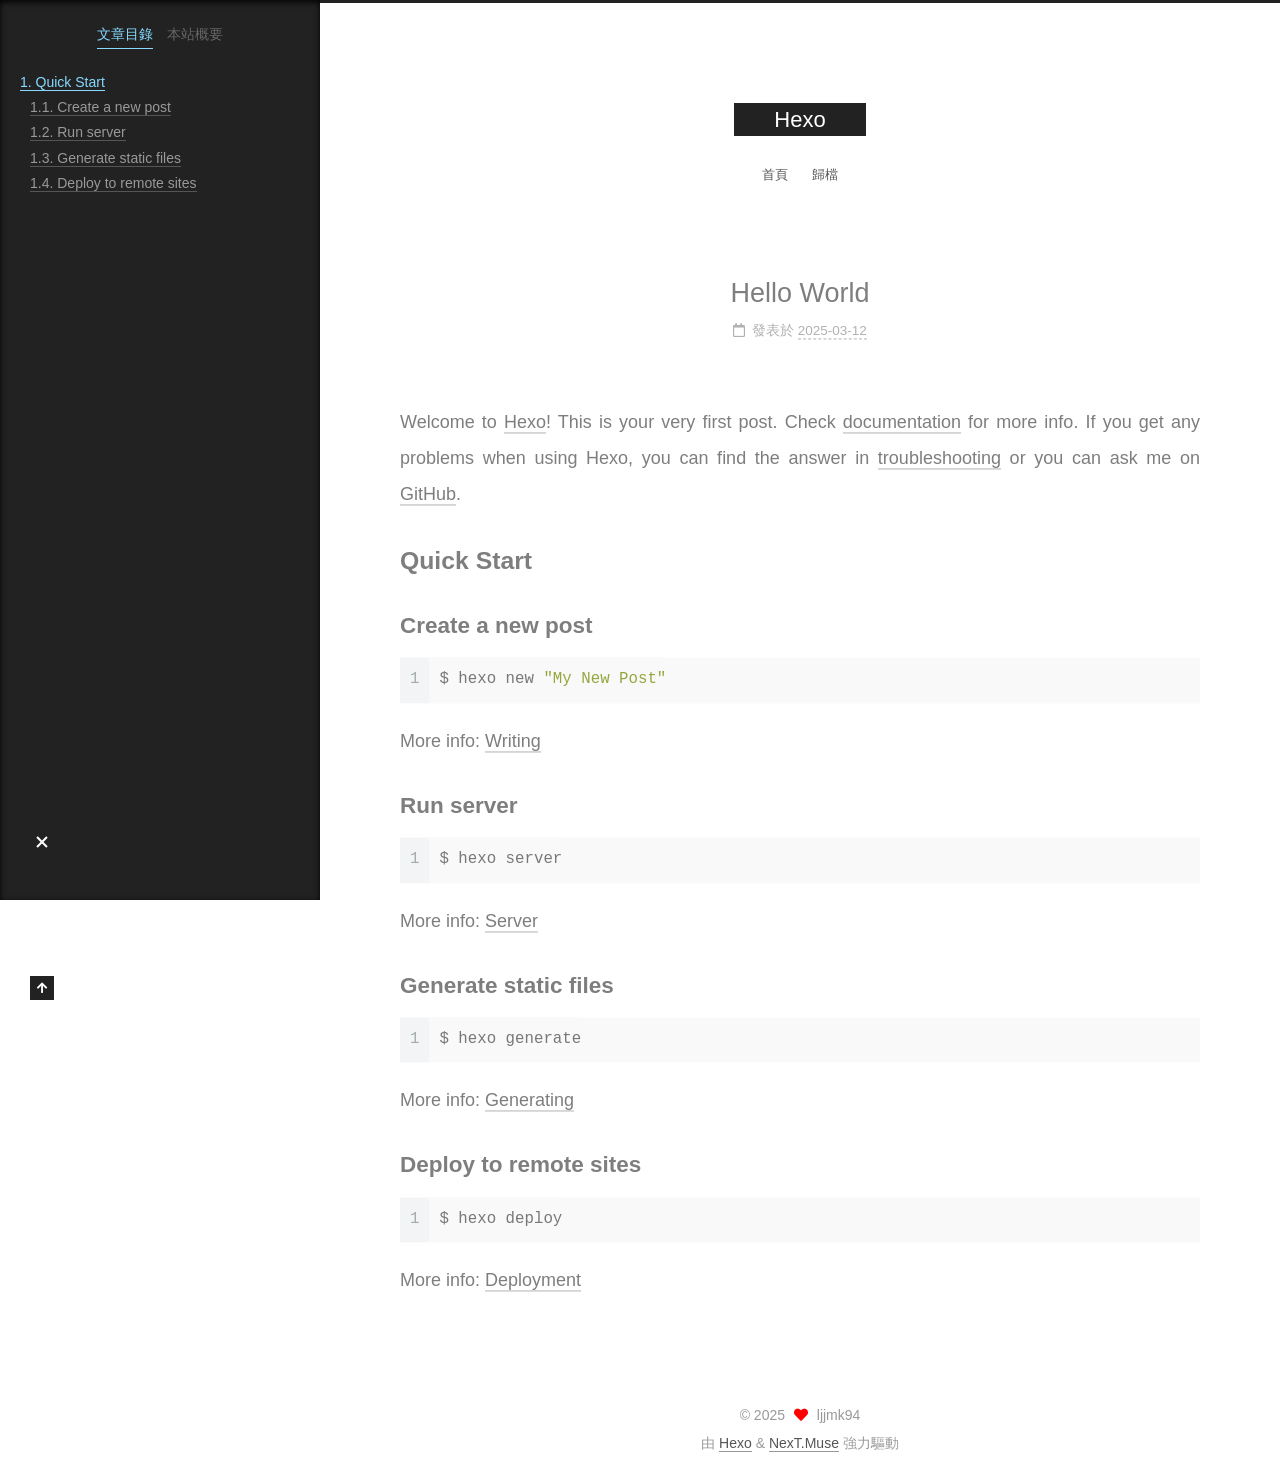
<file: 2025/03/12/hello-world/index.html>
<!DOCTYPE html>
<html lang="zh-TW">
<head>
  <meta charset="UTF-8">
<meta name="viewport" content="width=device-width, initial-scale=1, maximum-scale=2">
<meta name="theme-color" content="#222">
<meta name="generator" content="Hexo 7.3.0">
  <link rel="apple-touch-icon" sizes="180x180" href="/images/apple-touch-icon-next.png">
  <link rel="icon" type="image/png" sizes="32x32" href="/images/favicon-32x32-next.png">
  <link rel="icon" type="image/png" sizes="16x16" href="/images/favicon-16x16-next.png">
  <link rel="mask-icon" href="/images/logo.svg" color="#222">

<link rel="stylesheet" href="/css/main.css">


<link rel="stylesheet" href="/lib/font-awesome/css/all.min.css">

<script id="hexo-configurations">
    var NexT = window.NexT || {};
    var CONFIG = {"hostname":"touhou-kiyuhi.github.io","root":"/","scheme":"Muse","version":"7.8.0","exturl":false,"sidebar":{"position":"left","display":"post","padding":18,"offset":12,"onmobile":false},"copycode":{"enable":false,"show_result":false,"style":null},"back2top":{"enable":true,"sidebar":false,"scrollpercent":false},"bookmark":{"enable":false,"color":"#222","save":"auto"},"fancybox":false,"mediumzoom":false,"lazyload":false,"pangu":false,"comments":{"style":"tabs","active":null,"storage":true,"lazyload":false,"nav":null},"algolia":{"hits":{"per_page":10},"labels":{"input_placeholder":"Search for Posts","hits_empty":"We didn't find any results for the search: ${query}","hits_stats":"${hits} results found in ${time} ms"}},"localsearch":{"enable":false,"trigger":"auto","top_n_per_article":1,"unescape":false,"preload":false},"motion":{"enable":true,"async":false,"transition":{"post_block":"fadeIn","post_header":"slideDownIn","post_body":"slideDownIn","coll_header":"slideLeftIn","sidebar":"slideUpIn"}}};
  </script>

  <meta name="description" content="Welcome to Hexo! This is your very first post. Check documentation for more info. If you get any problems when using Hexo, you can find the answer in troubleshooting or you can ask me on GitHub. Quick">
<meta property="og:type" content="article">
<meta property="og:title" content="Hello World">
<meta property="og:url" content="https://touhou-kiyuhi.github.io/2025/03/12/hello-world/index.html">
<meta property="og:site_name" content="Hexo">
<meta property="og:description" content="Welcome to Hexo! This is your very first post. Check documentation for more info. If you get any problems when using Hexo, you can find the answer in troubleshooting or you can ask me on GitHub. Quick">
<meta property="og:locale" content="zh_TW">
<meta property="article:published_time" content="2025-03-12T11:39:05.665Z">
<meta property="article:modified_time" content="2025-03-12T12:12:12.208Z">
<meta property="article:author" content="ljjmk94">
<meta name="twitter:card" content="summary">

<link rel="canonical" href="https://touhou-kiyuhi.github.io/2025/03/12/hello-world/">


<script id="page-configurations">
  // https://hexo.io/docs/variables.html
  CONFIG.page = {
    sidebar: "",
    isHome : false,
    isPost : true,
    lang   : 'zh-TW'
  };
</script>

  <title>Hello World | Hexo</title>
  






  <noscript>
  <style>
  .use-motion .brand,
  .use-motion .menu-item,
  .sidebar-inner,
  .use-motion .post-block,
  .use-motion .pagination,
  .use-motion .comments,
  .use-motion .post-header,
  .use-motion .post-body,
  .use-motion .collection-header { opacity: initial; }

  .use-motion .site-title,
  .use-motion .site-subtitle {
    opacity: initial;
    top: initial;
  }

  .use-motion .logo-line-before i { left: initial; }
  .use-motion .logo-line-after i { right: initial; }
  </style>
</noscript>

</head>

<body itemscope itemtype="http://schema.org/WebPage">
  <div class="container use-motion">
    <div class="headband"></div>

    <header class="header" itemscope itemtype="http://schema.org/WPHeader">
      <div class="header-inner"><div class="site-brand-container">
  <div class="site-nav-toggle">
    <div class="toggle" aria-label="切換導航欄">
      <span class="toggle-line toggle-line-first"></span>
      <span class="toggle-line toggle-line-middle"></span>
      <span class="toggle-line toggle-line-last"></span>
    </div>
  </div>

  <div class="site-meta">

    <a href="/" class="brand" rel="start">
      <span class="logo-line-before"><i></i></span>
      <h1 class="site-title">Hexo</h1>
      <span class="logo-line-after"><i></i></span>
    </a>
  </div>

  <div class="site-nav-right">
    <div class="toggle popup-trigger">
    </div>
  </div>
</div>




<nav class="site-nav">
  <ul id="menu" class="main-menu menu">
        <li class="menu-item menu-item-home">

    <a href="/resources" rel="section"><i class="home fa-fw"></i>首頁</a>

  </li>
        <li class="menu-item menu-item-archives">

    <a href="/archives/" rel="section"><i class="archive fa-fw"></i>歸檔</a>

  </li>
  </ul>
</nav>




</div>
    </header>

    
  <div class="back-to-top">
    <i class="fa fa-arrow-up"></i>
    <span>0%</span>
  </div>


    <main class="main">
      <div class="main-inner">
        <div class="content-wrap">
          

          <div class="content post posts-expand">
            

    
  
  
  <article itemscope itemtype="http://schema.org/Article" class="post-block" lang="zh-TW">
    <link itemprop="mainEntityOfPage" href="https://touhou-kiyuhi.github.io/2025/03/12/hello-world/">

    <span hidden itemprop="author" itemscope itemtype="http://schema.org/Person">
      <meta itemprop="image" content="/images/avatar.gif">
      <meta itemprop="name" content="ljjmk94">
      <meta itemprop="description" content="">
    </span>

    <span hidden itemprop="publisher" itemscope itemtype="http://schema.org/Organization">
      <meta itemprop="name" content="Hexo">
    </span>
      <header class="post-header">
        <h1 class="post-title" itemprop="name headline">
          Hello World
        </h1>

        <div class="post-meta">
            <span class="post-meta-item">
              <span class="post-meta-item-icon">
                <i class="far fa-calendar"></i>
              </span>
              <span class="post-meta-item-text">發表於</span>
              

              <time title="創建時間：2025-03-12 11:39:05 / 修改時間：12:12:12" itemprop="dateCreated datePublished" datetime="2025-03-12T11:39:05+00:00">2025-03-12</time>
            </span>

          

        </div>
      </header>

    
    
    
    <div class="post-body" itemprop="articleBody">

      
        <p>Welcome to <a target="_blank" rel="noopener" href="https://hexo.io/">Hexo</a>! This is your very first post. Check <a target="_blank" rel="noopener" href="https://hexo.io/docs/">documentation</a> for more info. If you get any problems when using Hexo, you can find the answer in <a target="_blank" rel="noopener" href="https://hexo.io/docs/troubleshooting.html">troubleshooting</a> or you can ask me on <a target="_blank" rel="noopener" href="https://github.com/hexojs/hexo/issues">GitHub</a>.</p>
<h2 id="Quick-Start"><a href="#Quick-Start" class="headerlink" title="Quick Start"></a>Quick Start</h2><h3 id="Create-a-new-post"><a href="#Create-a-new-post" class="headerlink" title="Create a new post"></a>Create a new post</h3><figure class="highlight bash"><table><tr><td class="gutter"><pre><span class="line">1</span><br></pre></td><td class="code"><pre><span class="line">$ hexo new <span class="string">&quot;My New Post&quot;</span></span><br></pre></td></tr></table></figure>

<p>More info: <a target="_blank" rel="noopener" href="https://hexo.io/docs/writing.html">Writing</a></p>
<h3 id="Run-server"><a href="#Run-server" class="headerlink" title="Run server"></a>Run server</h3><figure class="highlight bash"><table><tr><td class="gutter"><pre><span class="line">1</span><br></pre></td><td class="code"><pre><span class="line">$ hexo server</span><br></pre></td></tr></table></figure>

<p>More info: <a target="_blank" rel="noopener" href="https://hexo.io/docs/server.html">Server</a></p>
<h3 id="Generate-static-files"><a href="#Generate-static-files" class="headerlink" title="Generate static files"></a>Generate static files</h3><figure class="highlight bash"><table><tr><td class="gutter"><pre><span class="line">1</span><br></pre></td><td class="code"><pre><span class="line">$ hexo generate</span><br></pre></td></tr></table></figure>

<p>More info: <a target="_blank" rel="noopener" href="https://hexo.io/docs/generating.html">Generating</a></p>
<h3 id="Deploy-to-remote-sites"><a href="#Deploy-to-remote-sites" class="headerlink" title="Deploy to remote sites"></a>Deploy to remote sites</h3><figure class="highlight bash"><table><tr><td class="gutter"><pre><span class="line">1</span><br></pre></td><td class="code"><pre><span class="line">$ hexo deploy</span><br></pre></td></tr></table></figure>

<p>More info: <a target="_blank" rel="noopener" href="https://hexo.io/docs/one-command-deployment.html">Deployment</a></p>

    </div>

    
    
    

      <footer class="post-footer">

        


        
      </footer>
    
  </article>
  
  
  



          </div>
          

<script>
  window.addEventListener('tabs:register', () => {
    let { activeClass } = CONFIG.comments;
    if (CONFIG.comments.storage) {
      activeClass = localStorage.getItem('comments_active') || activeClass;
    }
    if (activeClass) {
      let activeTab = document.querySelector(`a[href="#comment-${activeClass}"]`);
      if (activeTab) {
        activeTab.click();
      }
    }
  });
  if (CONFIG.comments.storage) {
    window.addEventListener('tabs:click', event => {
      if (!event.target.matches('.tabs-comment .tab-content .tab-pane')) return;
      let commentClass = event.target.classList[1];
      localStorage.setItem('comments_active', commentClass);
    });
  }
</script>

        </div>
          
  
  <div class="toggle sidebar-toggle">
    <span class="toggle-line toggle-line-first"></span>
    <span class="toggle-line toggle-line-middle"></span>
    <span class="toggle-line toggle-line-last"></span>
  </div>

  <aside class="sidebar">
    <div class="sidebar-inner">

      <ul class="sidebar-nav motion-element">
        <li class="sidebar-nav-toc">
          文章目錄
        </li>
        <li class="sidebar-nav-overview">
          本站概要
        </li>
      </ul>

      <!--noindex-->
      <div class="post-toc-wrap sidebar-panel">
          <div class="post-toc motion-element"><ol class="nav"><li class="nav-item nav-level-2"><a class="nav-link" href="#Quick-Start"><span class="nav-number">1.</span> <span class="nav-text">Quick Start</span></a><ol class="nav-child"><li class="nav-item nav-level-3"><a class="nav-link" href="#Create-a-new-post"><span class="nav-number">1.1.</span> <span class="nav-text">Create a new post</span></a></li><li class="nav-item nav-level-3"><a class="nav-link" href="#Run-server"><span class="nav-number">1.2.</span> <span class="nav-text">Run server</span></a></li><li class="nav-item nav-level-3"><a class="nav-link" href="#Generate-static-files"><span class="nav-number">1.3.</span> <span class="nav-text">Generate static files</span></a></li><li class="nav-item nav-level-3"><a class="nav-link" href="#Deploy-to-remote-sites"><span class="nav-number">1.4.</span> <span class="nav-text">Deploy to remote sites</span></a></li></ol></li></ol></div>
      </div>
      <!--/noindex-->

      <div class="site-overview-wrap sidebar-panel">
        <div class="site-author motion-element" itemprop="author" itemscope itemtype="http://schema.org/Person">
  <p class="site-author-name" itemprop="name">ljjmk94</p>
  <div class="site-description" itemprop="description"></div>
</div>
<div class="site-state-wrap motion-element">
  <nav class="site-state">
      <div class="site-state-item site-state-posts">
          <a href="/archives/">
        
          <span class="site-state-item-count">1</span>
          <span class="site-state-item-name">文章</span>
        </a>
      </div>
  </nav>
</div>



      </div>

    </div>
  </aside>
  <div id="sidebar-dimmer"></div>


      </div>
    </main>

    <footer class="footer">
      <div class="footer-inner">
        

        

<div class="copyright">
  
  &copy; 
  <span itemprop="copyrightYear">2025</span>
  <span class="with-love">
    <i class="fa fa-heart"></i>
  </span>
  <span class="author" itemprop="copyrightHolder">ljjmk94</span>
</div>
  <div class="powered-by">由 <a href="https://hexo.io/" class="theme-link" rel="noopener" target="_blank">Hexo</a> & <a href="https://muse.theme-next.org/" class="theme-link" rel="noopener" target="_blank">NexT.Muse</a> 強力驅動
  </div>

        








      </div>
    </footer>
  </div>

  
  <script src="/lib/anime.min.js"></script>
  <script src="/lib/velocity/velocity.min.js"></script>
  <script src="/lib/velocity/velocity.ui.min.js"></script>

<script src="/js/utils.js"></script>

<script src="/js/motion.js"></script>


<script src="/js/schemes/muse.js"></script>


<script src="/js/next-boot.js"></script>




  















  

  

</body>
</html>
</file>
<file: css/main.css>
:root {
  --body-bg-color: #fff;
  --content-bg-color: #fff;
  --card-bg-color: #f5f5f5;
  --text-color: #555;
  --blockquote-color: #666;
  --link-color: #555;
  --link-hover-color: #222;
  --brand-color: #fff;
  --brand-hover-color: #fff;
  --table-row-odd-bg-color: #f9f9f9;
  --table-row-hover-bg-color: #f5f5f5;
  --menu-item-bg-color: #f5f5f5;
  --btn-default-bg: #222;
  --btn-default-color: #fff;
  --btn-default-border-color: #222;
  --btn-default-hover-bg: #fff;
  --btn-default-hover-color: #222;
  --btn-default-hover-border-color: #222;
}
html {
  line-height: 1.15; /* 1 */
  -webkit-text-size-adjust: 100%; /* 2 */
}
body {
  margin: 0;
}
main {
  display: block;
}
h1 {
  font-size: 2em;
  margin: 0.67em 0;
}
hr {
  box-sizing: content-box; /* 1 */
  height: 0; /* 1 */
  overflow: visible; /* 2 */
}
pre {
  font-family: monospace, monospace; /* 1 */
  font-size: 1em; /* 2 */
}
a {
  background: transparent;
}
abbr[title] {
  border-bottom: none; /* 1 */
  text-decoration: underline; /* 2 */
  text-decoration: underline dotted; /* 2 */
}
b,
strong {
  font-weight: bolder;
}
code,
kbd,
samp {
  font-family: monospace, monospace; /* 1 */
  font-size: 1em; /* 2 */
}
small {
  font-size: 80%;
}
sub,
sup {
  font-size: 75%;
  line-height: 0;
  position: relative;
  vertical-align: baseline;
}
sub {
  bottom: -0.25em;
}
sup {
  top: -0.5em;
}
img {
  border-style: none;
}
button,
input,
optgroup,
select,
textarea {
  font-family: inherit; /* 1 */
  font-size: 100%; /* 1 */
  line-height: 1.15; /* 1 */
  margin: 0; /* 2 */
}
button,
input {
/* 1 */
  overflow: visible;
}
button,
select {
/* 1 */
  text-transform: none;
}
button,
[type='button'],
[type='reset'],
[type='submit'] {
  -webkit-appearance: button;
}
button::-moz-focus-inner,
[type='button']::-moz-focus-inner,
[type='reset']::-moz-focus-inner,
[type='submit']::-moz-focus-inner {
  border-style: none;
  padding: 0;
}
button:-moz-focusring,
[type='button']:-moz-focusring,
[type='reset']:-moz-focusring,
[type='submit']:-moz-focusring {
  outline: 1px dotted ButtonText;
}
fieldset {
  padding: 0.35em 0.75em 0.625em;
}
legend {
  box-sizing: border-box; /* 1 */
  color: inherit; /* 2 */
  display: table; /* 1 */
  max-width: 100%; /* 1 */
  padding: 0; /* 3 */
  white-space: normal; /* 1 */
}
progress {
  vertical-align: baseline;
}
textarea {
  overflow: auto;
}
[type='checkbox'],
[type='radio'] {
  box-sizing: border-box; /* 1 */
  padding: 0; /* 2 */
}
[type='number']::-webkit-inner-spin-button,
[type='number']::-webkit-outer-spin-button {
  height: auto;
}
[type='search'] {
  outline-offset: -2px; /* 2 */
  -webkit-appearance: textfield; /* 1 */
}
[type='search']::-webkit-search-decoration {
  -webkit-appearance: none;
}
::-webkit-file-upload-button {
  font: inherit; /* 2 */
  -webkit-appearance: button; /* 1 */
}
details {
  display: block;
}
summary {
  display: list-item;
}
template {
  display: none;
}
[hidden] {
  display: none;
}
::selection {
  background: #262a30;
  color: #eee;
}
html,
body {
  height: 100%;
}
body {
  background: var(--body-bg-color);
  color: var(--text-color);
  font-family: 'Lato', "PingFang SC", "Microsoft YaHei", sans-serif;
  font-size: 1em;
  line-height: 2;
}
@media (max-width: 991px) {
  body {
    padding-left: 0 !important;
    padding-right: 0 !important;
  }
}
h1,
h2,
h3,
h4,
h5,
h6 {
  font-family: 'Lato', "PingFang SC", "Microsoft YaHei", sans-serif;
  font-weight: bold;
  line-height: 1.5;
  margin: 20px 0 15px;
}
h1 {
  font-size: 1.5em;
}
h2 {
  font-size: 1.375em;
}
h3 {
  font-size: 1.25em;
}
h4 {
  font-size: 1.125em;
}
h5 {
  font-size: 1em;
}
h6 {
  font-size: 0.875em;
}
p {
  margin: 0 0 20px 0;
}
a,
span.exturl {
  border-bottom: 1px solid #999;
  color: var(--link-color);
  outline: 0;
  text-decoration: none;
  overflow-wrap: break-word;
  word-wrap: break-word;
  cursor: pointer;
}
a:hover,
span.exturl:hover {
  border-bottom-color: var(--link-hover-color);
  color: var(--link-hover-color);
}
iframe,
img,
video {
  display: block;
  margin-left: auto;
  margin-right: auto;
  max-width: 100%;
}
hr {
  background-image: repeating-linear-gradient(-45deg, #ddd, #ddd 4px, transparent 4px, transparent 8px);
  border: 0;
  height: 3px;
  margin: 40px 0;
}
blockquote {
  border-left: 4px solid #ddd;
  color: var(--blockquote-color);
  margin: 0;
  padding: 0 15px;
}
blockquote cite::before {
  content: '-';
  padding: 0 5px;
}
dt {
  font-weight: bold;
}
dd {
  margin: 0;
  padding: 0;
}
kbd {
  background-color: #f5f5f5;
  background-image: linear-gradient(#eee, #fff, #eee);
  border: 1px solid #ccc;
  border-radius: 0.2em;
  box-shadow: 0.1em 0.1em 0.2em rgba(0,0,0,0.1);
  color: #555;
  font-family: inherit;
  padding: 0.1em 0.3em;
  white-space: nowrap;
}
.table-container {
  overflow: auto;
}
table {
  border-collapse: collapse;
  border-spacing: 0;
  font-size: 0.875em;
  margin: 0 0 20px 0;
  width: 100%;
}
tbody tr:nth-of-type(odd) {
  background: var(--table-row-odd-bg-color);
}
tbody tr:hover {
  background: var(--table-row-hover-bg-color);
}
caption,
th,
td {
  font-weight: normal;
  padding: 8px;
  vertical-align: middle;
}
th,
td {
  border: 1px solid #ddd;
  border-bottom: 3px solid #ddd;
}
th {
  font-weight: 700;
  padding-bottom: 10px;
}
td {
  border-bottom-width: 1px;
}
.btn {
  background: var(--btn-default-bg);
  border: 2px solid var(--btn-default-border-color);
  border-radius: 0;
  color: var(--btn-default-color);
  display: inline-block;
  font-size: 0.875em;
  line-height: 2;
  padding: 0 20px;
  text-decoration: none;
  transition-property: background-color;
  transition-delay: 0s;
  transition-duration: 0.2s;
  transition-timing-function: ease-in-out;
}
.btn:hover {
  background: var(--btn-default-hover-bg);
  border-color: var(--btn-default-hover-border-color);
  color: var(--btn-default-hover-color);
}
.btn + .btn {
  margin: 0 0 8px 8px;
}
.btn .fa-fw {
  text-align: left;
  width: 1.285714285714286em;
}
.toggle {
  line-height: 0;
}
.toggle .toggle-line {
  background: #fff;
  display: inline-block;
  height: 2px;
  left: 0;
  position: relative;
  top: 0;
  transition: all 0.4s;
  vertical-align: top;
  width: 100%;
}
.toggle .toggle-line:not(:first-child) {
  margin-top: 3px;
}
.toggle.toggle-arrow .toggle-line-first {
  left: 50%;
  top: 2px;
  transform: rotate(45deg);
  width: 50%;
}
.toggle.toggle-arrow .toggle-line-middle {
  left: 2px;
  width: 90%;
}
.toggle.toggle-arrow .toggle-line-last {
  left: 50%;
  top: -2px;
  transform: rotate(-45deg);
  width: 50%;
}
.toggle.toggle-close .toggle-line-first {
  transform: rotate(-45deg);
  top: 5px;
}
.toggle.toggle-close .toggle-line-middle {
  opacity: 0;
}
.toggle.toggle-close .toggle-line-last {
  transform: rotate(45deg);
  top: -5px;
}
.highlight,
pre {
  background: #f7f7f7;
  color: #4d4d4c;
  line-height: 1.6;
  margin: 0 auto 20px;
}
pre,
code {
  font-family: consolas, Menlo, monospace, "PingFang SC", "Microsoft YaHei";
}
code {
  background: #eee;
  border-radius: 3px;
  color: #555;
  padding: 2px 4px;
  overflow-wrap: break-word;
  word-wrap: break-word;
}
.highlight *::selection {
  background: #d6d6d6;
}
.highlight pre {
  border: 0;
  margin: 0;
  padding: 10px 0;
}
.highlight table {
  border: 0;
  margin: 0;
  width: auto;
}
.highlight td {
  border: 0;
  padding: 0;
}
.highlight figcaption {
  background: #eff2f3;
  color: #4d4d4c;
  display: flex;
  font-size: 0.875em;
  justify-content: space-between;
  line-height: 1.2;
  padding: 0.5em;
}
.highlight figcaption a {
  color: #4d4d4c;
}
.highlight figcaption a:hover {
  border-bottom-color: #4d4d4c;
}
.highlight .gutter {
  -moz-user-select: none;
  -ms-user-select: none;
  -webkit-user-select: none;
  user-select: none;
}
.highlight .gutter pre {
  background: #eff2f3;
  color: #869194;
  padding-left: 10px;
  padding-right: 10px;
  text-align: right;
}
.highlight .code pre {
  background: #f7f7f7;
  padding-left: 10px;
  width: 100%;
}
.gist table {
  width: auto;
}
.gist table td {
  border: 0;
}
pre {
  overflow: auto;
  padding: 10px;
}
pre code {
  background: none;
  color: #4d4d4c;
  font-size: 0.875em;
  padding: 0;
  text-shadow: none;
}
pre .deletion {
  background: #fdd;
}
pre .addition {
  background: #dfd;
}
pre .meta {
  color: #eab700;
  -moz-user-select: none;
  -ms-user-select: none;
  -webkit-user-select: none;
  user-select: none;
}
pre .comment {
  color: #8e908c;
}
pre .variable,
pre .attribute,
pre .tag,
pre .name,
pre .regexp,
pre .ruby .constant,
pre .xml .tag .title,
pre .xml .pi,
pre .xml .doctype,
pre .html .doctype,
pre .css .id,
pre .css .class,
pre .css .pseudo {
  color: #c82829;
}
pre .number,
pre .preprocessor,
pre .built_in,
pre .builtin-name,
pre .literal,
pre .params,
pre .constant,
pre .command {
  color: #f5871f;
}
pre .ruby .class .title,
pre .css .rules .attribute,
pre .string,
pre .symbol,
pre .value,
pre .inheritance,
pre .header,
pre .ruby .symbol,
pre .xml .cdata,
pre .special,
pre .formula {
  color: #718c00;
}
pre .title,
pre .css .hexcolor {
  color: #3e999f;
}
pre .function,
pre .python .decorator,
pre .python .title,
pre .ruby .function .title,
pre .ruby .title .keyword,
pre .perl .sub,
pre .javascript .title,
pre .coffeescript .title {
  color: #4271ae;
}
pre .keyword,
pre .javascript .function {
  color: #8959a8;
}
.blockquote-center {
  border-left: none;
  margin: 40px 0;
  padding: 0;
  position: relative;
  text-align: center;
}
.blockquote-center .fa {
  display: block;
  opacity: 0.6;
  position: absolute;
  width: 100%;
}
.blockquote-center .fa-quote-left {
  border-top: 1px solid #ccc;
  text-align: left;
  top: -20px;
}
.blockquote-center .fa-quote-right {
  border-bottom: 1px solid #ccc;
  text-align: right;
  bottom: -20px;
}
.blockquote-center p,
.blockquote-center div {
  text-align: center;
}
.post-body .group-picture img {
  margin: 0 auto;
  padding: 0 3px;
}
.group-picture-row {
  margin-bottom: 6px;
  overflow: hidden;
}
.group-picture-column {
  float: left;
  margin-bottom: 10px;
}
.post-body .label {
  color: #555;
  display: inline;
  padding: 0 2px;
}
.post-body .label.default {
  background: #f0f0f0;
}
.post-body .label.primary {
  background: #efe6f7;
}
.post-body .label.info {
  background: #e5f2f8;
}
.post-body .label.success {
  background: #e7f4e9;
}
.post-body .label.warning {
  background: #fcf6e1;
}
.post-body .label.danger {
  background: #fae8eb;
}
.post-body .tabs {
  margin-bottom: 20px;
}
.post-body .tabs,
.tabs-comment {
  display: block;
  padding-top: 10px;
  position: relative;
}
.post-body .tabs ul.nav-tabs,
.tabs-comment ul.nav-tabs {
  display: flex;
  flex-wrap: wrap;
  margin: 0;
  margin-bottom: -1px;
  padding: 0;
}
@media (max-width: 413px) {
  .post-body .tabs ul.nav-tabs,
  .tabs-comment ul.nav-tabs {
    display: block;
    margin-bottom: 5px;
  }
}
.post-body .tabs ul.nav-tabs li.tab,
.tabs-comment ul.nav-tabs li.tab {
  border-bottom: 1px solid #ddd;
  border-left: 1px solid transparent;
  border-right: 1px solid transparent;
  border-top: 3px solid transparent;
  flex-grow: 1;
  list-style-type: none;
  border-radius: 0 0 0 0;
}
@media (max-width: 413px) {
  .post-body .tabs ul.nav-tabs li.tab,
  .tabs-comment ul.nav-tabs li.tab {
    border-bottom: 1px solid transparent;
    border-left: 3px solid transparent;
    border-right: 1px solid transparent;
    border-top: 1px solid transparent;
  }
}
@media (max-width: 413px) {
  .post-body .tabs ul.nav-tabs li.tab,
  .tabs-comment ul.nav-tabs li.tab {
    border-radius: 0;
  }
}
.post-body .tabs ul.nav-tabs li.tab a,
.tabs-comment ul.nav-tabs li.tab a {
  border-bottom: initial;
  display: block;
  line-height: 1.8;
  outline: 0;
  padding: 0.25em 0.75em;
  text-align: center;
  transition-delay: 0s;
  transition-duration: 0.2s;
  transition-timing-function: ease-out;
}
.post-body .tabs ul.nav-tabs li.tab a i,
.tabs-comment ul.nav-tabs li.tab a i {
  width: 1.285714285714286em;
}
.post-body .tabs ul.nav-tabs li.tab.active,
.tabs-comment ul.nav-tabs li.tab.active {
  border-bottom: 1px solid transparent;
  border-left: 1px solid #ddd;
  border-right: 1px solid #ddd;
  border-top: 3px solid #fc6423;
}
@media (max-width: 413px) {
  .post-body .tabs ul.nav-tabs li.tab.active,
  .tabs-comment ul.nav-tabs li.tab.active {
    border-bottom: 1px solid #ddd;
    border-left: 3px solid #fc6423;
    border-right: 1px solid #ddd;
    border-top: 1px solid #ddd;
  }
}
.post-body .tabs ul.nav-tabs li.tab.active a,
.tabs-comment ul.nav-tabs li.tab.active a {
  color: var(--link-color);
  cursor: default;
}
.post-body .tabs .tab-content .tab-pane,
.tabs-comment .tab-content .tab-pane {
  border: 1px solid #ddd;
  border-top: 0;
  padding: 20px 20px 0 20px;
  border-radius: 0;
}
.post-body .tabs .tab-content .tab-pane:not(.active),
.tabs-comment .tab-content .tab-pane:not(.active) {
  display: none;
}
.post-body .tabs .tab-content .tab-pane.active,
.tabs-comment .tab-content .tab-pane.active {
  display: block;
}
.post-body .tabs .tab-content .tab-pane.active:nth-of-type(1),
.tabs-comment .tab-content .tab-pane.active:nth-of-type(1) {
  border-radius: 0 0 0 0;
}
@media (max-width: 413px) {
  .post-body .tabs .tab-content .tab-pane.active:nth-of-type(1),
  .tabs-comment .tab-content .tab-pane.active:nth-of-type(1) {
    border-radius: 0;
  }
}
.post-body .note {
  border-radius: 3px;
  margin-bottom: 20px;
  padding: 1em;
  position: relative;
  border: 1px solid #eee;
  border-left-width: 5px;
}
.post-body .note h2,
.post-body .note h3,
.post-body .note h4,
.post-body .note h5,
.post-body .note h6 {
  margin-top: 0;
  border-bottom: initial;
  margin-bottom: 0;
  padding-top: 0;
}
.post-body .note p:first-child,
.post-body .note ul:first-child,
.post-body .note ol:first-child,
.post-body .note table:first-child,
.post-body .note pre:first-child,
.post-body .note blockquote:first-child,
.post-body .note img:first-child {
  margin-top: 0;
}
.post-body .note p:last-child,
.post-body .note ul:last-child,
.post-body .note ol:last-child,
.post-body .note table:last-child,
.post-body .note pre:last-child,
.post-body .note blockquote:last-child,
.post-body .note img:last-child {
  margin-bottom: 0;
}
.post-body .note.default {
  border-left-color: #777;
}
.post-body .note.default h2,
.post-body .note.default h3,
.post-body .note.default h4,
.post-body .note.default h5,
.post-body .note.default h6 {
  color: #777;
}
.post-body .note.primary {
  border-left-color: #6f42c1;
}
.post-body .note.primary h2,
.post-body .note.primary h3,
.post-body .note.primary h4,
.post-body .note.primary h5,
.post-body .note.primary h6 {
  color: #6f42c1;
}
.post-body .note.info {
  border-left-color: #428bca;
}
.post-body .note.info h2,
.post-body .note.info h3,
.post-body .note.info h4,
.post-body .note.info h5,
.post-body .note.info h6 {
  color: #428bca;
}
.post-body .note.success {
  border-left-color: #5cb85c;
}
.post-body .note.success h2,
.post-body .note.success h3,
.post-body .note.success h4,
.post-body .note.success h5,
.post-body .note.success h6 {
  color: #5cb85c;
}
.post-body .note.warning {
  border-left-color: #f0ad4e;
}
.post-body .note.warning h2,
.post-body .note.warning h3,
.post-body .note.warning h4,
.post-body .note.warning h5,
.post-body .note.warning h6 {
  color: #f0ad4e;
}
.post-body .note.danger {
  border-left-color: #d9534f;
}
.post-body .note.danger h2,
.post-body .note.danger h3,
.post-body .note.danger h4,
.post-body .note.danger h5,
.post-body .note.danger h6 {
  color: #d9534f;
}
.pagination .prev,
.pagination .next,
.pagination .page-number,
.pagination .space {
  display: inline-block;
  margin: 0 10px;
  padding: 0 11px;
  position: relative;
  top: -1px;
}
@media (max-width: 767px) {
  .pagination .prev,
  .pagination .next,
  .pagination .page-number,
  .pagination .space {
    margin: 0 5px;
  }
}
.pagination {
  border-top: 1px solid #eee;
  margin: 120px 0 0;
  text-align: center;
}
.pagination .prev,
.pagination .next,
.pagination .page-number {
  border-bottom: 0;
  border-top: 1px solid #eee;
  transition-property: border-color;
  transition-delay: 0s;
  transition-duration: 0.2s;
  transition-timing-function: ease-in-out;
}
.pagination .prev:hover,
.pagination .next:hover,
.pagination .page-number:hover {
  border-top-color: #222;
}
.pagination .space {
  margin: 0;
  padding: 0;
}
.pagination .prev {
  margin-left: 0;
}
.pagination .next {
  margin-right: 0;
}
.pagination .page-number.current {
  background: #ccc;
  border-top-color: #ccc;
  color: #fff;
}
@media (max-width: 767px) {
  .pagination {
    border-top: none;
  }
  .pagination .prev,
  .pagination .next,
  .pagination .page-number {
    border-bottom: 1px solid #eee;
    border-top: 0;
    margin-bottom: 10px;
    padding: 0 10px;
  }
  .pagination .prev:hover,
  .pagination .next:hover,
  .pagination .page-number:hover {
    border-bottom-color: #222;
  }
}
.comments {
  margin-top: 60px;
  overflow: hidden;
}
.comment-button-group {
  display: flex;
  flex-wrap: wrap-reverse;
  justify-content: center;
  margin: 1em 0;
}
.comment-button-group .comment-button {
  margin: 0.1em 0.2em;
}
.comment-button-group .comment-button.active {
  background: var(--btn-default-hover-bg);
  border-color: var(--btn-default-hover-border-color);
  color: var(--btn-default-hover-color);
}
.comment-position {
  display: none;
}
.comment-position.active {
  display: block;
}
.tabs-comment {
  background: var(--content-bg-color);
  margin-top: 4em;
  padding-top: 0;
}
.tabs-comment .comments {
  border: 0;
  box-shadow: none;
  margin-top: 0;
  padding-top: 0;
}
.container {
  min-height: 100%;
  position: relative;
}
.main-inner {
  margin: 0 auto;
  width: 700px;
}
@media (min-width: 1200px) {
  .main-inner {
    width: 800px;
  }
}
@media (min-width: 1600px) {
  .main-inner {
    width: 900px;
  }
}
@media (max-width: 767px) {
  .content-wrap {
    padding: 0 20px;
  }
}
.header {
  background: transparent;
}
.header-inner {
  margin: 0 auto;
  width: 700px;
}
@media (min-width: 1200px) {
  .header-inner {
    width: 800px;
  }
}
@media (min-width: 1600px) {
  .header-inner {
    width: 900px;
  }
}
.site-brand-container {
  display: flex;
  flex-shrink: 0;
  padding: 0 10px;
}
.headband {
  background: #222;
  height: 3px;
}
.site-meta {
  flex-grow: 1;
  text-align: center;
}
@media (max-width: 767px) {
  .site-meta {
    text-align: center;
  }
}
.brand {
  border-bottom: none;
  color: var(--brand-color);
  display: inline-block;
  line-height: 1.375em;
  padding: 0 40px;
  position: relative;
}
.brand:hover {
  color: var(--brand-hover-color);
}
.site-title {
  font-family: 'Lato', "PingFang SC", "Microsoft YaHei", sans-serif;
  font-size: 1.375em;
  font-weight: normal;
  margin: 0;
}
.site-subtitle {
  color: #999;
  font-size: 0.8125em;
  margin: 10px 0;
}
.use-motion .brand {
  opacity: 0;
}
.use-motion .site-title,
.use-motion .site-subtitle,
.use-motion .custom-logo-image {
  opacity: 0;
  position: relative;
  top: -10px;
}
.site-nav-toggle,
.site-nav-right {
  display: none;
}
@media (max-width: 767px) {
  .site-nav-toggle,
  .site-nav-right {
    display: flex;
    flex-direction: column;
    justify-content: center;
  }
}
.site-nav-toggle .toggle,
.site-nav-right .toggle {
  color: var(--text-color);
  padding: 10px;
  width: 22px;
}
.site-nav-toggle .toggle .toggle-line,
.site-nav-right .toggle .toggle-line {
  background: var(--text-color);
  border-radius: 1px;
}
.site-nav {
  display: block;
}
@media (max-width: 767px) {
  .site-nav {
    clear: both;
    display: none;
  }
}
.site-nav.site-nav-on {
  display: block;
}
.menu {
  margin-top: 20px;
  padding-left: 0;
  text-align: center;
}
.menu-item {
  display: inline-block;
  list-style: none;
  margin: 0 10px;
}
@media (max-width: 767px) {
  .menu-item {
    display: block;
    margin-top: 10px;
  }
  .menu-item.menu-item-search {
    display: none;
  }
}
.menu-item a,
.menu-item span.exturl {
  border-bottom: 0;
  display: block;
  font-size: 0.8125em;
  transition-property: border-color;
  transition-delay: 0s;
  transition-duration: 0.2s;
  transition-timing-function: ease-in-out;
}
@media (hover: none) {
  .menu-item a:hover,
  .menu-item span.exturl:hover {
    border-bottom-color: transparent !important;
  }
}
.menu-item .fa,
.menu-item .fab,
.menu-item .far,
.menu-item .fas {
  margin-right: 8px;
}
.menu-item .badge {
  display: inline-block;
  font-weight: bold;
  line-height: 1;
  margin-left: 0.35em;
  margin-top: 0.35em;
  text-align: center;
  white-space: nowrap;
}
@media (max-width: 767px) {
  .menu-item .badge {
    float: right;
    margin-left: 0;
  }
}
.menu-item-active a,
.menu .menu-item a:hover,
.menu .menu-item span.exturl:hover {
  background: var(--menu-item-bg-color);
}
.use-motion .menu-item {
  opacity: 0;
}
.sidebar {
  background: #222;
  bottom: 0;
  box-shadow: inset 0 2px 6px #000;
  position: fixed;
  top: 0;
}
@media (max-width: 991px) {
  .sidebar {
    display: none;
  }
}
.sidebar-inner {
  color: #999;
  padding: 18px 10px;
  text-align: center;
}
.cc-license {
  margin-top: 10px;
  text-align: center;
}
.cc-license .cc-opacity {
  border-bottom: none;
  opacity: 0.7;
}
.cc-license .cc-opacity:hover {
  opacity: 0.9;
}
.cc-license img {
  display: inline-block;
}
.site-author-image {
  border: 2px solid #333;
  display: block;
  margin: 0 auto;
  max-width: 96px;
  padding: 2px;
}
.site-author-name {
  color: #f5f5f5;
  font-weight: normal;
  margin: 5px 0 0;
  text-align: center;
}
.site-description {
  color: #999;
  font-size: 1em;
  margin-top: 5px;
  text-align: center;
}
.links-of-author {
  margin-top: 15px;
}
.links-of-author a,
.links-of-author span.exturl {
  border-bottom-color: #555;
  display: inline-block;
  font-size: 0.8125em;
  margin-bottom: 10px;
  margin-right: 10px;
  vertical-align: middle;
}
.links-of-author a::before,
.links-of-author span.exturl::before {
  background: #a7ebff;
  border-radius: 50%;
  content: ' ';
  display: inline-block;
  height: 4px;
  margin-right: 3px;
  vertical-align: middle;
  width: 4px;
}
.sidebar-button {
  margin-top: 15px;
}
.sidebar-button a {
  border: 1px solid #fc6423;
  border-radius: 4px;
  color: #fc6423;
  display: inline-block;
  padding: 0 15px;
}
.sidebar-button a .fa,
.sidebar-button a .fab,
.sidebar-button a .far,
.sidebar-button a .fas {
  margin-right: 5px;
}
.sidebar-button a:hover {
  background: #fc6423;
  border: 1px solid #fc6423;
  color: #fff;
}
.sidebar-button a:hover .fa,
.sidebar-button a:hover .fab,
.sidebar-button a:hover .far,
.sidebar-button a:hover .fas {
  color: #fff;
}
.links-of-blogroll {
  font-size: 0.8125em;
  margin-top: 10px;
}
.links-of-blogroll-title {
  font-size: 0.875em;
  font-weight: 600;
  margin-top: 0;
}
.links-of-blogroll-list {
  list-style: none;
  margin: 0;
  padding: 0;
}
#sidebar-dimmer {
  display: none;
}
@media (max-width: 767px) {
  #sidebar-dimmer {
    background: #000;
    display: block;
    height: 100%;
    left: 100%;
    opacity: 0;
    position: fixed;
    top: 0;
    width: 100%;
    z-index: 1100;
  }
  .sidebar-active + #sidebar-dimmer {
    opacity: 0.7;
    transform: translateX(-100%);
    transition: opacity 0.5s;
  }
}
.sidebar-nav {
  margin: 0;
  padding-bottom: 20px;
  padding-left: 0;
}
.sidebar-nav li {
  border-bottom: 1px solid transparent;
  color: #666;
  cursor: pointer;
  display: inline-block;
  font-size: 0.875em;
}
.sidebar-nav li.sidebar-nav-overview {
  margin-left: 10px;
}
.sidebar-nav li:hover {
  color: #f5f5f5;
}
.sidebar-nav .sidebar-nav-active {
  border-bottom-color: #87daff;
  color: #87daff;
}
.sidebar-nav .sidebar-nav-active:hover {
  color: #87daff;
}
.sidebar-panel {
  display: none;
  overflow-x: hidden;
  overflow-y: auto;
}
.sidebar-panel-active {
  display: block;
}
.sidebar-toggle {
  background: #222;
  bottom: 45px;
  cursor: pointer;
  height: 14px;
  left: 30px;
  padding: 5px;
  position: fixed;
  width: 14px;
  z-index: 1300;
}
@media (max-width: 991px) {
  .sidebar-toggle {
    left: 20px;
    opacity: 0.8;
    display: none;
  }
}
.sidebar-toggle:hover .toggle-line {
  background: #87daff;
}
.post-toc {
  font-size: 0.875em;
}
.post-toc ol {
  list-style: none;
  margin: 0;
  padding: 0 2px 5px 10px;
  text-align: left;
}
.post-toc ol > ol {
  padding-left: 0;
}
.post-toc ol a {
  transition-property: all;
  transition-delay: 0s;
  transition-duration: 0.2s;
  transition-timing-function: ease-in-out;
}
.post-toc .nav-item {
  line-height: 1.8;
  overflow: hidden;
  text-overflow: ellipsis;
  white-space: nowrap;
}
.post-toc .nav .nav-child {
  display: none;
}
.post-toc .nav .active > .nav-child {
  display: block;
}
.post-toc .nav .active-current > .nav-child {
  display: block;
}
.post-toc .nav .active-current > .nav-child > .nav-item {
  display: block;
}
.post-toc .nav .active > a {
  border-bottom-color: #87daff;
  color: #87daff;
}
.post-toc .nav .active-current > a {
  color: #87daff;
}
.post-toc .nav .active-current > a:hover {
  color: #87daff;
}
.site-state {
  display: flex;
  justify-content: center;
  line-height: 1.4;
  margin-top: 10px;
  overflow: hidden;
  text-align: center;
  white-space: nowrap;
}
.site-state-item {
  padding: 0 15px;
}
.site-state-item:not(:first-child) {
  border-left: 1px solid #333;
}
.site-state-item a {
  border-bottom: none;
}
.site-state-item-count {
  display: block;
  font-size: 1.25em;
  font-weight: 600;
  text-align: center;
}
.site-state-item-name {
  color: inherit;
  font-size: 0.875em;
}
.footer {
  color: #999;
  font-size: 0.875em;
  padding: 20px 0;
}
.footer.footer-fixed {
  bottom: 0;
  left: 0;
  position: absolute;
  right: 0;
}
.footer-inner {
  box-sizing: border-box;
  margin: 0 auto;
  text-align: center;
  width: 700px;
}
@media (min-width: 1200px) {
  .footer-inner {
    width: 800px;
  }
}
@media (min-width: 1600px) {
  .footer-inner {
    width: 900px;
  }
}
.languages {
  display: inline-block;
  font-size: 1.125em;
  position: relative;
}
.languages .lang-select-label span {
  margin: 0 0.5em;
}
.languages .lang-select {
  height: 100%;
  left: 0;
  opacity: 0;
  position: absolute;
  top: 0;
  width: 100%;
}
.with-love {
  color: #ff0000;
  display: inline-block;
  margin: 0 5px;
}
.powered-by,
.theme-info {
  display: inline-block;
}
@-moz-keyframes iconAnimate {
  0%, 100% {
    transform: scale(1);
  }
  10%, 30% {
    transform: scale(0.9);
  }
  20%, 40%, 60%, 80% {
    transform: scale(1.1);
  }
  50%, 70% {
    transform: scale(1.1);
  }
}
@-webkit-keyframes iconAnimate {
  0%, 100% {
    transform: scale(1);
  }
  10%, 30% {
    transform: scale(0.9);
  }
  20%, 40%, 60%, 80% {
    transform: scale(1.1);
  }
  50%, 70% {
    transform: scale(1.1);
  }
}
@-o-keyframes iconAnimate {
  0%, 100% {
    transform: scale(1);
  }
  10%, 30% {
    transform: scale(0.9);
  }
  20%, 40%, 60%, 80% {
    transform: scale(1.1);
  }
  50%, 70% {
    transform: scale(1.1);
  }
}
@keyframes iconAnimate {
  0%, 100% {
    transform: scale(1);
  }
  10%, 30% {
    transform: scale(0.9);
  }
  20%, 40%, 60%, 80% {
    transform: scale(1.1);
  }
  50%, 70% {
    transform: scale(1.1);
  }
}
.back-to-top {
  font-size: 12px;
  text-align: center;
  transition-delay: 0s;
  transition-duration: 0.2s;
  transition-timing-function: ease-in-out;
}
.back-to-top {
  background: #222;
  bottom: -100px;
  box-sizing: border-box;
  color: #fff;
  cursor: pointer;
  left: 30px;
  opacity: 1;
  padding: 0 6px;
  position: fixed;
  transition-property: bottom;
  z-index: 1300;
  width: 24px;
}
.back-to-top span {
  display: none;
}
.back-to-top:hover {
  color: #87daff;
}
.back-to-top.back-to-top-on {
  bottom: 19px;
}
@media (max-width: 991px) {
  .back-to-top {
    left: 20px;
    opacity: 0.8;
  }
}
.post-body {
  font-family: 'Lato', "PingFang SC", "Microsoft YaHei", sans-serif;
  overflow-wrap: break-word;
  word-wrap: break-word;
}
@media (min-width: 1200px) {
  .post-body {
    font-size: 1.125em;
  }
}
.post-body .exturl .fa {
  font-size: 0.875em;
  margin-left: 4px;
}
.post-body .image-caption,
.post-body .figure .caption {
  color: #999;
  font-size: 0.875em;
  font-weight: bold;
  line-height: 1;
  margin: -20px auto 15px;
  text-align: center;
}
.post-sticky-flag {
  display: inline-block;
  transform: rotate(30deg);
}
.post-button {
  margin-top: 40px;
  text-align: center;
}
.use-motion .post-block,
.use-motion .pagination,
.use-motion .comments {
  opacity: 0;
}
.use-motion .post-header {
  opacity: 0;
}
.use-motion .post-body {
  opacity: 0;
}
.use-motion .collection-header {
  opacity: 0;
}
.posts-collapse {
  margin-left: 35px;
  position: relative;
}
@media (max-width: 767px) {
  .posts-collapse {
    margin-left: 0px;
    margin-right: 0px;
  }
}
.posts-collapse .collection-title {
  font-size: 1.125em;
  position: relative;
}
.posts-collapse .collection-title::before {
  background: #999;
  border: 1px solid #fff;
  border-radius: 50%;
  content: ' ';
  height: 10px;
  left: 0;
  margin-left: -6px;
  margin-top: -4px;
  position: absolute;
  top: 50%;
  width: 10px;
}
.posts-collapse .collection-year {
  font-size: 1.5em;
  font-weight: bold;
  margin: 60px 0;
  position: relative;
}
.posts-collapse .collection-year::before {
  background: #bbb;
  border-radius: 50%;
  content: ' ';
  height: 8px;
  left: 0;
  margin-left: -4px;
  margin-top: -4px;
  position: absolute;
  top: 50%;
  width: 8px;
}
.posts-collapse .collection-header {
  display: block;
  margin: 0 0 0 20px;
}
.posts-collapse .collection-header small {
  color: #bbb;
  margin-left: 5px;
}
.posts-collapse .post-header {
  border-bottom: 1px dashed #ccc;
  margin: 30px 0;
  padding-left: 15px;
  position: relative;
  transition-property: border;
  transition-delay: 0s;
  transition-duration: 0.2s;
  transition-timing-function: ease-in-out;
}
.posts-collapse .post-header::before {
  background: #bbb;
  border: 1px solid #fff;
  border-radius: 50%;
  content: ' ';
  height: 6px;
  left: 0;
  margin-left: -4px;
  position: absolute;
  top: 0.75em;
  transition-property: background;
  width: 6px;
  transition-delay: 0s;
  transition-duration: 0.2s;
  transition-timing-function: ease-in-out;
}
.posts-collapse .post-header:hover {
  border-bottom-color: #666;
}
.posts-collapse .post-header:hover::before {
  background: #222;
}
.posts-collapse .post-meta {
  display: inline;
  font-size: 0.75em;
  margin-right: 10px;
}
.posts-collapse .post-title {
  display: inline;
}
.posts-collapse .post-title a,
.posts-collapse .post-title span.exturl {
  border-bottom: none;
  color: var(--link-color);
}
.posts-collapse .post-title .fa-external-link-alt {
  font-size: 0.875em;
  margin-left: 5px;
}
.posts-collapse::before {
  background: #f5f5f5;
  content: ' ';
  height: 100%;
  left: 0;
  margin-left: -2px;
  position: absolute;
  top: 1.25em;
  width: 4px;
}
.post-eof {
  background: #ccc;
  height: 1px;
  margin: 80px auto 60px;
  text-align: center;
  width: 8%;
}
.post-block:last-of-type .post-eof {
  display: none;
}
.content {
  padding-top: 40px;
}
@media (min-width: 992px) {
  .post-body {
    text-align: justify;
  }
}
@media (max-width: 991px) {
  .post-body {
    text-align: justify;
  }
}
.post-body h1,
.post-body h2,
.post-body h3,
.post-body h4,
.post-body h5,
.post-body h6 {
  padding-top: 10px;
}
.post-body h1 .header-anchor,
.post-body h2 .header-anchor,
.post-body h3 .header-anchor,
.post-body h4 .header-anchor,
.post-body h5 .header-anchor,
.post-body h6 .header-anchor {
  border-bottom-style: none;
  color: #ccc;
  float: right;
  margin-left: 10px;
  visibility: hidden;
}
.post-body h1 .header-anchor:hover,
.post-body h2 .header-anchor:hover,
.post-body h3 .header-anchor:hover,
.post-body h4 .header-anchor:hover,
.post-body h5 .header-anchor:hover,
.post-body h6 .header-anchor:hover {
  color: inherit;
}
.post-body h1:hover .header-anchor,
.post-body h2:hover .header-anchor,
.post-body h3:hover .header-anchor,
.post-body h4:hover .header-anchor,
.post-body h5:hover .header-anchor,
.post-body h6:hover .header-anchor {
  visibility: visible;
}
.post-body iframe,
.post-body img,
.post-body video {
  margin-bottom: 20px;
}
.post-body .video-container {
  height: 0;
  margin-bottom: 20px;
  overflow: hidden;
  padding-top: 75%;
  position: relative;
  width: 100%;
}
.post-body .video-container iframe,
.post-body .video-container object,
.post-body .video-container embed {
  height: 100%;
  left: 0;
  margin: 0;
  position: absolute;
  top: 0;
  width: 100%;
}
.post-gallery {
  align-items: center;
  display: grid;
  grid-gap: 10px;
  grid-template-columns: 1fr 1fr 1fr;
  margin-bottom: 20px;
}
@media (max-width: 767px) {
  .post-gallery {
    grid-template-columns: 1fr 1fr;
  }
}
.post-gallery a {
  border: 0;
}
.post-gallery img {
  margin: 0;
}
.posts-expand .post-header {
  font-size: 1.125em;
}
.posts-expand .post-title {
  font-size: 1.5em;
  font-weight: normal;
  margin: initial;
  text-align: center;
  overflow-wrap: break-word;
  word-wrap: break-word;
}
.posts-expand .post-title-link {
  border-bottom: none;
  color: var(--link-color);
  display: inline-block;
  position: relative;
  vertical-align: top;
}
.posts-expand .post-title-link::before {
  background: var(--link-color);
  bottom: 0;
  content: '';
  height: 2px;
  left: 0;
  position: absolute;
  transform: scaleX(0);
  visibility: hidden;
  width: 100%;
  transition-delay: 0s;
  transition-duration: 0.2s;
  transition-timing-function: ease-in-out;
}
.posts-expand .post-title-link:hover::before {
  transform: scaleX(1);
  visibility: visible;
}
.posts-expand .post-title-link .fa-external-link-alt {
  font-size: 0.875em;
  margin-left: 5px;
}
.posts-expand .post-meta {
  color: #999;
  font-family: 'Lato', "PingFang SC", "Microsoft YaHei", sans-serif;
  font-size: 0.75em;
  margin: 3px 0 60px 0;
  text-align: center;
}
.posts-expand .post-meta .post-description {
  font-size: 0.875em;
  margin-top: 2px;
}
.posts-expand .post-meta time {
  border-bottom: 1px dashed #999;
  cursor: pointer;
}
.post-meta .post-meta-item + .post-meta-item::before {
  content: '|';
  margin: 0 0.5em;
}
.post-meta-divider {
  margin: 0 0.5em;
}
.post-meta-item-icon {
  margin-right: 3px;
}
@media (max-width: 991px) {
  .post-meta-item-icon {
    display: inline-block;
  }
}
@media (max-width: 991px) {
  .post-meta-item-text {
    display: none;
  }
}
.post-nav {
  border-top: 1px solid #eee;
  display: flex;
  justify-content: space-between;
  margin-top: 15px;
  padding: 10px 5px 0;
}
.post-nav-item {
  flex: 1;
}
.post-nav-item a {
  border-bottom: none;
  display: block;
  font-size: 0.875em;
  line-height: 1.6;
  position: relative;
}
.post-nav-item a:active {
  top: 2px;
}
.post-nav-item .fa {
  font-size: 0.75em;
}
.post-nav-item:first-child {
  margin-right: 15px;
}
.post-nav-item:first-child .fa {
  margin-right: 5px;
}
.post-nav-item:last-child {
  margin-left: 15px;
  text-align: right;
}
.post-nav-item:last-child .fa {
  margin-left: 5px;
}
.rtl.post-body p,
.rtl.post-body a,
.rtl.post-body h1,
.rtl.post-body h2,
.rtl.post-body h3,
.rtl.post-body h4,
.rtl.post-body h5,
.rtl.post-body h6,
.rtl.post-body li,
.rtl.post-body ul,
.rtl.post-body ol {
  direction: rtl;
  font-family: UKIJ Ekran;
}
.rtl.post-title {
  font-family: UKIJ Ekran;
}
.post-tags {
  margin-top: 40px;
  text-align: center;
}
.post-tags a {
  display: inline-block;
  font-size: 0.8125em;
}
.post-tags a:not(:last-child) {
  margin-right: 10px;
}
.post-widgets {
  border-top: 1px solid #eee;
  margin-top: 15px;
  text-align: center;
}
.wp_rating {
  height: 20px;
  line-height: 20px;
  margin-top: 10px;
  padding-top: 6px;
  text-align: center;
}
.social-like {
  display: flex;
  font-size: 0.875em;
  justify-content: center;
  text-align: center;
}
.reward-container {
  margin: 20px auto;
  padding: 10px 0;
  text-align: center;
  width: 90%;
}
.reward-container button {
  background: transparent;
  border: 1px solid #fc6423;
  border-radius: 0;
  color: #fc6423;
  cursor: pointer;
  line-height: 2;
  outline: 0;
  padding: 0 15px;
  vertical-align: text-top;
}
.reward-container button:hover {
  background: #fc6423;
  border: 1px solid transparent;
  color: #fa9366;
}
#qr {
  padding-top: 20px;
}
#qr a {
  border: 0;
}
#qr img {
  display: inline-block;
  margin: 0.8em 2em 0 2em;
  max-width: 100%;
  width: 180px;
}
#qr p {
  text-align: center;
}
.category-all-page .category-all-title {
  text-align: center;
}
.category-all-page .category-all {
  margin-top: 20px;
}
.category-all-page .category-list {
  list-style: none;
  margin: 0;
  padding: 0;
}
.category-all-page .category-list-item {
  margin: 5px 10px;
}
.category-all-page .category-list-count {
  color: #bbb;
}
.category-all-page .category-list-count::before {
  content: ' (';
  display: inline;
}
.category-all-page .category-list-count::after {
  content: ') ';
  display: inline;
}
.category-all-page .category-list-child {
  padding-left: 10px;
}
.event-list {
  padding: 0;
}
.event-list hr {
  background: #222;
  margin: 20px 0 45px 0;
}
.event-list hr::after {
  background: #222;
  color: #fff;
  content: 'NOW';
  display: inline-block;
  font-weight: bold;
  padding: 0 5px;
  text-align: right;
}
.event-list .event {
  background: #222;
  margin: 20px 0;
  min-height: 40px;
  padding: 15px 0 15px 10px;
}
.event-list .event .event-summary {
  color: #fff;
  margin: 0;
  padding-bottom: 3px;
}
.event-list .event .event-summary::before {
  animation: dot-flash 1s alternate infinite ease-in-out;
  color: #fff;
  content: '\f111';
  display: inline-block;
  font-size: 10px;
  margin-right: 25px;
  vertical-align: middle;
  font-family: 'Font Awesome 5 Free';
  font-weight: 900;
}
.event-list .event .event-relative-time {
  color: #bbb;
  display: inline-block;
  font-size: 12px;
  font-weight: normal;
  padding-left: 12px;
}
.event-list .event .event-details {
  color: #fff;
  display: block;
  line-height: 18px;
  margin-left: 56px;
  padding-bottom: 6px;
  padding-top: 3px;
  text-indent: -24px;
}
.event-list .event .event-details::before {
  color: #fff;
  display: inline-block;
  margin-right: 9px;
  text-align: center;
  text-indent: 0;
  width: 14px;
  font-family: 'Font Awesome 5 Free';
  font-weight: 900;
}
.event-list .event .event-details.event-location::before {
  content: '\f041';
}
.event-list .event .event-details.event-duration::before {
  content: '\f017';
}
.event-list .event-past {
  background: #f5f5f5;
}
.event-list .event-past .event-summary,
.event-list .event-past .event-details {
  color: #bbb;
  opacity: 0.9;
}
.event-list .event-past .event-summary::before,
.event-list .event-past .event-details::before {
  animation: none;
  color: #bbb;
}
@-moz-keyframes dot-flash {
  from {
    opacity: 1;
    transform: scale(1);
  }
  to {
    opacity: 0;
    transform: scale(0.8);
  }
}
@-webkit-keyframes dot-flash {
  from {
    opacity: 1;
    transform: scale(1);
  }
  to {
    opacity: 0;
    transform: scale(0.8);
  }
}
@-o-keyframes dot-flash {
  from {
    opacity: 1;
    transform: scale(1);
  }
  to {
    opacity: 0;
    transform: scale(0.8);
  }
}
@keyframes dot-flash {
  from {
    opacity: 1;
    transform: scale(1);
  }
  to {
    opacity: 0;
    transform: scale(0.8);
  }
}
ul.breadcrumb {
  font-size: 0.75em;
  list-style: none;
  margin: 1em 0;
  padding: 0 2em;
  text-align: center;
}
ul.breadcrumb li {
  display: inline;
}
ul.breadcrumb li + li::before {
  content: '/\00a0';
  font-weight: normal;
  padding: 0.5em;
}
ul.breadcrumb li + li:last-child {
  font-weight: bold;
}
.tag-cloud {
  text-align: center;
}
.tag-cloud a {
  display: inline-block;
  margin: 10px;
}
.tag-cloud a:hover {
  color: var(--link-hover-color) !important;
}
@media (max-width: 767px) {
  .header-inner,
  .main-inner,
  .footer-inner {
    width: auto;
  }
}
.header-inner {
  padding-top: 100px;
}
@media (max-width: 767px) {
  .header-inner {
    padding-top: 50px;
  }
}
.main-inner {
  padding-bottom: 60px;
}
.content {
  padding-top: 70px;
}
@media (max-width: 767px) {
  .content {
    padding-top: 35px;
  }
}
embed {
  display: block;
  margin: 0 auto 25px auto;
}
.custom-logo .site-meta-headline {
  text-align: center;
}
.custom-logo .site-title {
  color: #222;
  margin: 10px auto 0;
}
.custom-logo .site-title a {
  border: 0;
}
.custom-logo-image {
  background: #fff;
  margin: 0 auto;
  max-width: 150px;
  padding: 5px;
}
.brand {
  background: var(--btn-default-bg);
}
@media (max-width: 767px) {
  .site-nav {
    border-bottom: 1px solid #ddd;
    border-top: 1px solid #ddd;
    left: 0;
    margin: 0;
    padding: 0;
    width: 100%;
  }
}
@media (max-width: 767px) {
  .menu {
    text-align: left;
  }
}
.menu-item-active a,
.menu .menu-item a:hover,
.menu .menu-item span.exturl:hover {
  background: transparent;
  border-bottom: 1px solid var(--link-hover-color) !important;
}
@media (max-width: 767px) {
  .menu-item-active a,
  .menu .menu-item a:hover,
  .menu .menu-item span.exturl:hover {
    border-bottom: 1px dotted #ddd !important;
  }
}
@media (max-width: 767px) {
  .menu .menu-item {
    margin: 0 10px;
  }
}
.menu .menu-item a,
.menu .menu-item span.exturl {
  border-bottom: 1px solid transparent;
}
@media (max-width: 767px) {
  .menu .menu-item a,
  .menu .menu-item span.exturl {
    padding: 5px 10px;
  }
}
@media (min-width: 768px) {
  .menu .menu-item .fa,
  .menu .menu-item .fab,
  .menu .menu-item .far,
  .menu .menu-item .fas {
    display: block;
    line-height: 2;
    margin-right: 0;
    width: 100%;
  }
}
.menu .menu-item .badge {
  background: #eee;
  padding: 1px 4px;
}
.sub-menu {
  margin: 10px 0;
}
.sub-menu .menu-item {
  display: inline-block;
}
.sidebar {
  left: -320px;
}
.sidebar.sidebar-active {
  left: 0;
}
.sidebar {
  width: 320px;
  z-index: 1200;
  transition-delay: 0s;
  transition-duration: 0.2s;
  transition-timing-function: ease-out;
}
.sidebar a,
.sidebar span.exturl {
  border-bottom-color: #555;
  color: #999;
}
.sidebar a:hover,
.sidebar span.exturl:hover {
  border-bottom-color: #eee;
  color: #eee;
}
.links-of-blogroll-item {
  padding: 2px 10px;
}
.links-of-blogroll-item a,
.links-of-blogroll-item span.exturl {
  box-sizing: border-box;
  display: inline-block;
  max-width: 280px;
  overflow: hidden;
  text-overflow: ellipsis;
  white-space: nowrap;
}
</file>
